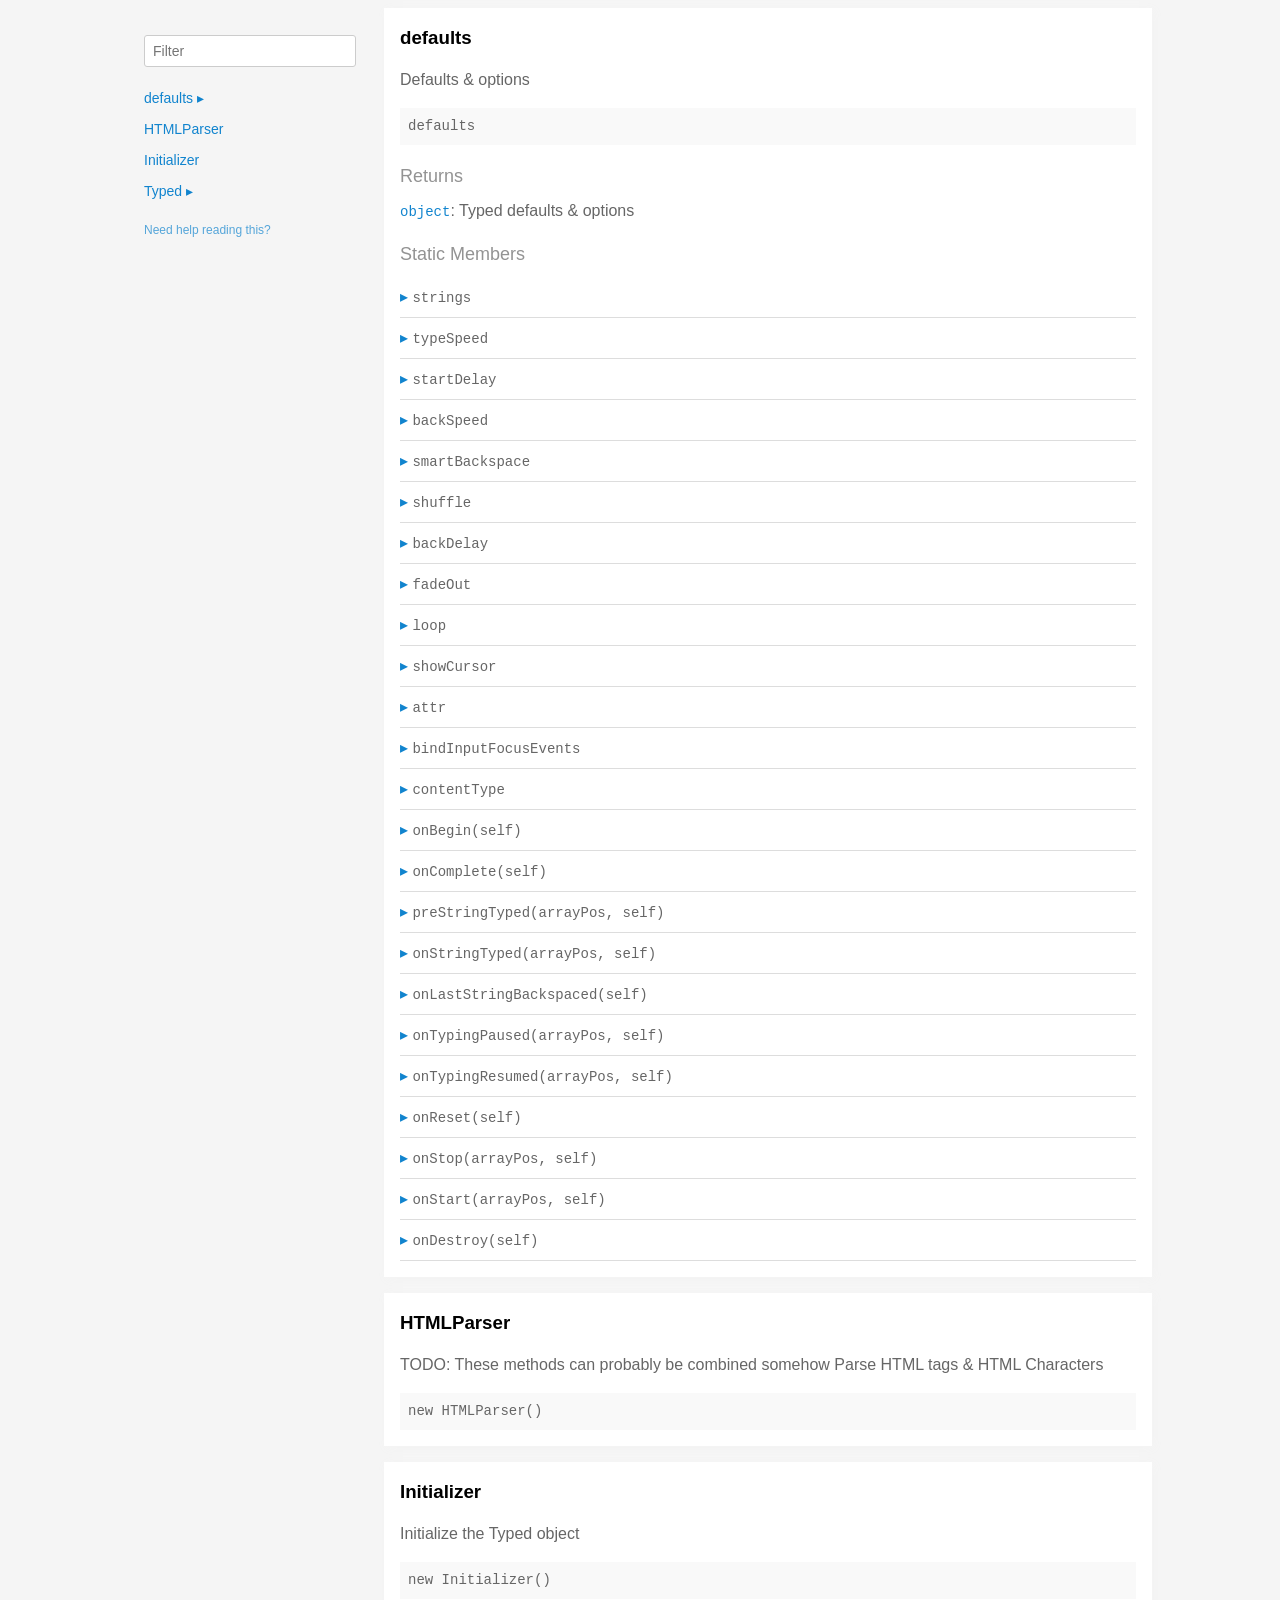
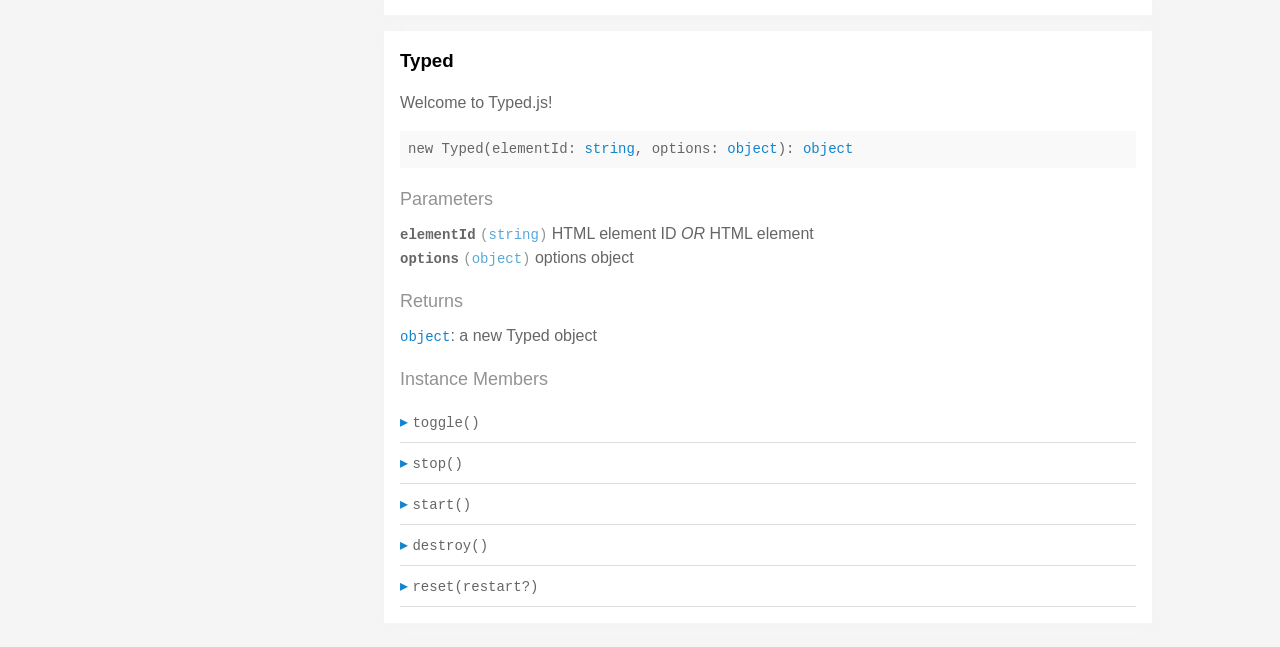
<file: js/typed.js-master/docs/index.html>
<!doctype html>
<html>
<head>
  <meta charset='utf-8' />
  <title>  | Documentation</title>
  <meta name='viewport' content='width=device-width,initial-scale=1'>
  <link href='assets/bass.css' type='text/css' rel='stylesheet' />
  <link href='assets/style.css' type='text/css' rel='stylesheet' />
  <link href='assets/github.css' type='text/css' rel='stylesheet' />
</head>
<body class='documentation'>
  <div class='max-width-4 mx-auto'>
    <div class='clearfix md-mxn2'>
      <div class='fixed xs-hide fix-3 overflow-auto max-height-100'>
        <div class='py1 px2'>
          <h3 class='mb0 no-anchor'></h3>
          <div class='mb1'><code></code></div>
          <input
            placeholder='Filter'
            id='filter-input'
            class='col12 block input'
            type='text' />
          <div id='toc'>
            <ul class='list-reset h5 py1-ul'>
              
                
                <li><a
                  href='#defaults'
                  class=" toggle-sibling">
                  defaults
                  <span class='icon'>▸</span>
                </a>
                
                <div class='toggle-target display-none'>
                  
                  <ul class='list-reset py1-ul pl1'>
                    <li class='h5'><span>Static members</span></li>
                    
                      <li><a
                        href='#defaults.strings'
                        class='regular pre-open'>
                        .strings
                      </a></li>
                    
                      <li><a
                        href='#defaults.typeSpeed'
                        class='regular pre-open'>
                        .typeSpeed
                      </a></li>
                    
                      <li><a
                        href='#defaults.startDelay'
                        class='regular pre-open'>
                        .startDelay
                      </a></li>
                    
                      <li><a
                        href='#defaults.backSpeed'
                        class='regular pre-open'>
                        .backSpeed
                      </a></li>
                    
                      <li><a
                        href='#defaults.smartBackspace'
                        class='regular pre-open'>
                        .smartBackspace
                      </a></li>
                    
                      <li><a
                        href='#defaults.shuffle'
                        class='regular pre-open'>
                        .shuffle
                      </a></li>
                    
                      <li><a
                        href='#defaults.backDelay'
                        class='regular pre-open'>
                        .backDelay
                      </a></li>
                    
                      <li><a
                        href='#defaults.fadeOut'
                        class='regular pre-open'>
                        .fadeOut
                      </a></li>
                    
                      <li><a
                        href='#defaults.loop'
                        class='regular pre-open'>
                        .loop
                      </a></li>
                    
                      <li><a
                        href='#defaults.showCursor'
                        class='regular pre-open'>
                        .showCursor
                      </a></li>
                    
                      <li><a
                        href='#defaults.attr'
                        class='regular pre-open'>
                        .attr
                      </a></li>
                    
                      <li><a
                        href='#defaults.bindInputFocusEvents'
                        class='regular pre-open'>
                        .bindInputFocusEvents
                      </a></li>
                    
                      <li><a
                        href='#defaults.contentType'
                        class='regular pre-open'>
                        .contentType
                      </a></li>

                      <li><a
                        href='#defaults.onBegin'
                        class='regular pre-open'>
                        .onBegin
                      </a></li>

                      <li><a
                        href='#defaults.onComplete'
                        class='regular pre-open'>
                        .onComplete
                      </a></li>
                    
                      <li><a
                        href='#defaults.preStringTyped'
                        class='regular pre-open'>
                        .preStringTyped
                      </a></li>
                    
                      <li><a
                        href='#defaults.onStringTyped'
                        class='regular pre-open'>
                        .onStringTyped
                      </a></li>
                    
                      <li><a
                        href='#defaults.onLastStringBackspaced'
                        class='regular pre-open'>
                        .onLastStringBackspaced
                      </a></li>
                    
                      <li><a
                        href='#defaults.onTypingPaused'
                        class='regular pre-open'>
                        .onTypingPaused
                      </a></li>
                    
                      <li><a
                        href='#defaults.onTypingResumed'
                        class='regular pre-open'>
                        .onTypingResumed
                      </a></li>
                    
                      <li><a
                        href='#defaults.onReset'
                        class='regular pre-open'>
                        .onReset
                      </a></li>
                    
                      <li><a
                        href='#defaults.onStop'
                        class='regular pre-open'>
                        .onStop
                      </a></li>
                    
                      <li><a
                        href='#defaults.onStart'
                        class='regular pre-open'>
                        .onStart
                      </a></li>
                    
                      <li><a
                        href='#defaults.onDestroy'
                        class='regular pre-open'>
                        .onDestroy
                      </a></li>
                    
                    </ul>
                  
                  
                  
                </div>
                
                </li>
              
                
                <li><a
                  href='#htmlparser'
                  class="">
                  HTMLParser
                  
                </a>
                
                </li>
              
                
                <li><a
                  href='#initializer'
                  class="">
                  Initializer
                  
                </a>
                
                </li>
              
                
                <li><a
                  href='#typed'
                  class=" toggle-sibling">
                  Typed
                  <span class='icon'>▸</span>
                </a>
                
                <div class='toggle-target display-none'>
                  
                  
                    <ul class='list-reset py1-ul pl1'>
                      <li class='h5'><span>Instance members</span></li>
                      
                      <li><a
                        href='#Typed#toggle'
                        class='regular pre-open'>
                        #toggle
                      </a></li>
                      
                      <li><a
                        href='#Typed#stop'
                        class='regular pre-open'>
                        #stop
                      </a></li>
                      
                      <li><a
                        href='#Typed#start'
                        class='regular pre-open'>
                        #start
                      </a></li>
                      
                      <li><a
                        href='#Typed#destroy'
                        class='regular pre-open'>
                        #destroy
                      </a></li>
                      
                      <li><a
                        href='#Typed#reset'
                        class='regular pre-open'>
                        #reset
                      </a></li>
                      
                    </ul>
                  
                  
                </div>
                
                </li>
              
            </ul>
          </div>
          <div class='mt1 h6 quiet'>
            <a href='http://documentation.js.org/reading-documentation.html'>Need help reading this?</a>
          </div>
        </div>
      </div>
      <div class='fix-margin-3'>
        
          
            <section class='p2 mb2 clearfix bg-white minishadow'>

  
  <div class='clearfix'>
    
    <h3 class='fl m0' id='defaults'>
      defaults
    </h3>
    
    
  </div>
  

  <p>Defaults &#x26; options</p>


  <div class='pre p1 fill-light mt0'>defaults</div>
  
  

  
  
  
  
  

  

  

  
    
      <div class='py1 quiet mt1 prose-big'>Returns</div>
      <code><a href="https://developer.mozilla.org/en-US/docs/Web/JavaScript/Reference/Global_Objects/Object">object</a></code>:
        Typed defaults &#x26; options

      
    
  

  

  

  
    <div class='py1 quiet mt1 prose-big'>Static Members</div>
    <div class="clearfix">
  
    <div class='border-bottom' id='defaults.strings'>
      <div class="clearfix small pointer toggle-sibling">
        <div class="py1 contain">
            <a class='icon pin-right py1 dark-link caret-right'>▸</a>
            <span class='code strong strong truncate'>strings</span>
        </div>
      </div>
      <div class="clearfix display-none toggle-target">
        <section class='p2 mb2 clearfix bg-white minishadow'>

  

  

  <div class='pre p1 fill-light mt0'>strings</div>
  
  

  
  
  
  
  

  

  
    <div class='py1 quiet mt1 prose-big'>Properties</div>
    <div>
      
        <div class='space-bottom0'>
          <span class='code bold'>strings</span> <code class='quiet'>(<a href="https://developer.mozilla.org/en-US/docs/Web/JavaScript/Reference/Global_Objects/Array">array</a>)</code>
          : strings to be typed

          
        </div>
      
        <div class='space-bottom0'>
          <span class='code bold'>stringsElement</span> <code class='quiet'>(<a href="https://developer.mozilla.org/en-US/docs/Web/JavaScript/Reference/Global_Objects/String">string</a>)</code>
          : ID of element containing string children

          
        </div>
      
    </div>
  

  

  

  

  

  

  
</section>

      </div>
    </div>
  
    <div class='border-bottom' id='defaults.typeSpeed'>
      <div class="clearfix small pointer toggle-sibling">
        <div class="py1 contain">
            <a class='icon pin-right py1 dark-link caret-right'>▸</a>
            <span class='code strong strong truncate'>typeSpeed</span>
        </div>
      </div>
      <div class="clearfix display-none toggle-target">
        <section class='p2 mb2 clearfix bg-white minishadow'>

  

  

  <div class='pre p1 fill-light mt0'>typeSpeed</div>
  
  

  
  
  
  
  

  

  
    <div class='py1 quiet mt1 prose-big'>Properties</div>
    <div>
      
        <div class='space-bottom0'>
          <span class='code bold'>typeSpeed</span> <code class='quiet'>(<a href="https://developer.mozilla.org/en-US/docs/Web/JavaScript/Reference/Global_Objects/Number">number</a>)</code>
          : type speed in milliseconds

          
        </div>
      
    </div>
  

  

  

  

  

  

  
</section>

      </div>
    </div>
  
    <div class='border-bottom' id='defaults.startDelay'>
      <div class="clearfix small pointer toggle-sibling">
        <div class="py1 contain">
            <a class='icon pin-right py1 dark-link caret-right'>▸</a>
            <span class='code strong strong truncate'>startDelay</span>
        </div>
      </div>
      <div class="clearfix display-none toggle-target">
        <section class='p2 mb2 clearfix bg-white minishadow'>

  

  

  <div class='pre p1 fill-light mt0'>startDelay</div>
  
  

  
  
  
  
  

  

  
    <div class='py1 quiet mt1 prose-big'>Properties</div>
    <div>
      
        <div class='space-bottom0'>
          <span class='code bold'>startDelay</span> <code class='quiet'>(<a href="https://developer.mozilla.org/en-US/docs/Web/JavaScript/Reference/Global_Objects/Number">number</a>)</code>
          : time before typing starts in milliseconds

          
        </div>
      
    </div>
  

  

  

  

  

  

  
</section>

      </div>
    </div>
  
    <div class='border-bottom' id='defaults.backSpeed'>
      <div class="clearfix small pointer toggle-sibling">
        <div class="py1 contain">
            <a class='icon pin-right py1 dark-link caret-right'>▸</a>
            <span class='code strong strong truncate'>backSpeed</span>
        </div>
      </div>
      <div class="clearfix display-none toggle-target">
        <section class='p2 mb2 clearfix bg-white minishadow'>

  

  

  <div class='pre p1 fill-light mt0'>backSpeed</div>
  
  

  
  
  
  
  

  

  
    <div class='py1 quiet mt1 prose-big'>Properties</div>
    <div>
      
        <div class='space-bottom0'>
          <span class='code bold'>backSpeed</span> <code class='quiet'>(<a href="https://developer.mozilla.org/en-US/docs/Web/JavaScript/Reference/Global_Objects/Number">number</a>)</code>
          : backspacing speed in milliseconds

          
        </div>
      
    </div>
  

  

  

  

  

  

  
</section>

      </div>
    </div>
  
    <div class='border-bottom' id='defaults.smartBackspace'>
      <div class="clearfix small pointer toggle-sibling">
        <div class="py1 contain">
            <a class='icon pin-right py1 dark-link caret-right'>▸</a>
            <span class='code strong strong truncate'>smartBackspace</span>
        </div>
      </div>
      <div class="clearfix display-none toggle-target">
        <section class='p2 mb2 clearfix bg-white minishadow'>

  

  

  <div class='pre p1 fill-light mt0'>smartBackspace</div>
  
  

  
  
  
  
  

  

  
    <div class='py1 quiet mt1 prose-big'>Properties</div>
    <div>
      
        <div class='space-bottom0'>
          <span class='code bold'>smartBackspace</span> <code class='quiet'>(<a href="https://developer.mozilla.org/en-US/docs/Web/JavaScript/Reference/Global_Objects/Boolean">boolean</a>)</code>
          : only backspace what doesn't match the previous string

          
        </div>
      
    </div>
  

  

  

  

  

  

  
</section>

      </div>
    </div>
  
    <div class='border-bottom' id='defaults.shuffle'>
      <div class="clearfix small pointer toggle-sibling">
        <div class="py1 contain">
            <a class='icon pin-right py1 dark-link caret-right'>▸</a>
            <span class='code strong strong truncate'>shuffle</span>
        </div>
      </div>
      <div class="clearfix display-none toggle-target">
        <section class='p2 mb2 clearfix bg-white minishadow'>

  

  

  <div class='pre p1 fill-light mt0'>shuffle</div>
  
  

  
  
  
  
  

  

  
    <div class='py1 quiet mt1 prose-big'>Properties</div>
    <div>
      
        <div class='space-bottom0'>
          <span class='code bold'>shuffle</span> <code class='quiet'>(<a href="https://developer.mozilla.org/en-US/docs/Web/JavaScript/Reference/Global_Objects/Boolean">boolean</a>)</code>
          : shuffle the strings

          
        </div>
      
    </div>
  

  

  

  

  

  

  
</section>

      </div>
    </div>
  
    <div class='border-bottom' id='defaults.backDelay'>
      <div class="clearfix small pointer toggle-sibling">
        <div class="py1 contain">
            <a class='icon pin-right py1 dark-link caret-right'>▸</a>
            <span class='code strong strong truncate'>backDelay</span>
        </div>
      </div>
      <div class="clearfix display-none toggle-target">
        <section class='p2 mb2 clearfix bg-white minishadow'>

  

  

  <div class='pre p1 fill-light mt0'>backDelay</div>
  
  

  
  
  
  
  

  

  
    <div class='py1 quiet mt1 prose-big'>Properties</div>
    <div>
      
        <div class='space-bottom0'>
          <span class='code bold'>backDelay</span> <code class='quiet'>(<a href="https://developer.mozilla.org/en-US/docs/Web/JavaScript/Reference/Global_Objects/Number">number</a>)</code>
          : time before backspacing in milliseconds

          
        </div>
      
    </div>
  

  

  

  

  

  

  
</section>

      </div>
    </div>
  
    <div class='border-bottom' id='defaults.fadeOut'>
      <div class="clearfix small pointer toggle-sibling">
        <div class="py1 contain">
            <a class='icon pin-right py1 dark-link caret-right'>▸</a>
            <span class='code strong strong truncate'>fadeOut</span>
        </div>
      </div>
      <div class="clearfix display-none toggle-target">
        <section class='p2 mb2 clearfix bg-white minishadow'>

  

  

  <div class='pre p1 fill-light mt0'>fadeOut</div>
  
  

  
  
  
  
  

  

  
    <div class='py1 quiet mt1 prose-big'>Properties</div>
    <div>
      
        <div class='space-bottom0'>
          <span class='code bold'>fadeOut</span> <code class='quiet'>(<a href="https://developer.mozilla.org/en-US/docs/Web/JavaScript/Reference/Global_Objects/Boolean">boolean</a>)</code>
          : Fade out instead of backspace

          
        </div>
      
        <div class='space-bottom0'>
          <span class='code bold'>fadeOutClass</span> <code class='quiet'>(<a href="https://developer.mozilla.org/en-US/docs/Web/JavaScript/Reference/Global_Objects/String">string</a>)</code>
          : css class for fade animation

          
        </div>
      
        <div class='space-bottom0'>
          <span class='code bold'>fadeOutDelay</span> <code class='quiet'>(<a href="https://developer.mozilla.org/en-US/docs/Web/JavaScript/Reference/Global_Objects/Boolean">boolean</a>)</code>
          : Fade out delay in milliseconds

          
        </div>
      
    </div>
  

  

  

  

  

  

  
</section>

      </div>
    </div>
  
    <div class='border-bottom' id='defaults.loop'>
      <div class="clearfix small pointer toggle-sibling">
        <div class="py1 contain">
            <a class='icon pin-right py1 dark-link caret-right'>▸</a>
            <span class='code strong strong truncate'>loop</span>
        </div>
      </div>
      <div class="clearfix display-none toggle-target">
        <section class='p2 mb2 clearfix bg-white minishadow'>

  

  

  <div class='pre p1 fill-light mt0'>loop</div>
  
  

  
  
  
  
  

  

  
    <div class='py1 quiet mt1 prose-big'>Properties</div>
    <div>
      
        <div class='space-bottom0'>
          <span class='code bold'>loop</span> <code class='quiet'>(<a href="https://developer.mozilla.org/en-US/docs/Web/JavaScript/Reference/Global_Objects/Boolean">boolean</a>)</code>
          : loop strings

          
        </div>
      
        <div class='space-bottom0'>
          <span class='code bold'>loopCount</span> <code class='quiet'>(<a href="https://developer.mozilla.org/en-US/docs/Web/JavaScript/Reference/Global_Objects/Number">number</a>)</code>
          : amount of loops

          
        </div>
      
    </div>
  

  

  

  

  

  

  
</section>

      </div>
    </div>
  
    <div class='border-bottom' id='defaults.showCursor'>
      <div class="clearfix small pointer toggle-sibling">
        <div class="py1 contain">
            <a class='icon pin-right py1 dark-link caret-right'>▸</a>
            <span class='code strong strong truncate'>showCursor</span>
        </div>
      </div>
      <div class="clearfix display-none toggle-target">
        <section class='p2 mb2 clearfix bg-white minishadow'>

  

  

  <div class='pre p1 fill-light mt0'>showCursor</div>
  
  

  
  
  
  
  

  

  
    <div class='py1 quiet mt1 prose-big'>Properties</div>
    <div>
      
        <div class='space-bottom0'>
          <span class='code bold'>showCursor</span> <code class='quiet'>(<a href="https://developer.mozilla.org/en-US/docs/Web/JavaScript/Reference/Global_Objects/Boolean">boolean</a>)</code>
          : show cursor

          
        </div>
      
        <div class='space-bottom0'>
          <span class='code bold'>cursorChar</span> <code class='quiet'>(<a href="https://developer.mozilla.org/en-US/docs/Web/JavaScript/Reference/Global_Objects/String">string</a>)</code>
          : character for cursor

          
        </div>
      
        <div class='space-bottom0'>
          <span class='code bold'>autoInsertCss</span> <code class='quiet'>(<a href="https://developer.mozilla.org/en-US/docs/Web/JavaScript/Reference/Global_Objects/Boolean">boolean</a>)</code>
          : insert CSS for cursor and fadeOut into HTML 
<head>

          
        </div>
      
    </div>
  

  

  

  

  

  

  
</section>

      </div>
    </div>
  
    <div class='border-bottom' id='defaults.attr'>
      <div class="clearfix small pointer toggle-sibling">
        <div class="py1 contain">
            <a class='icon pin-right py1 dark-link caret-right'>▸</a>
            <span class='code strong strong truncate'>attr</span>
        </div>
      </div>
      <div class="clearfix display-none toggle-target">
        <section class='p2 mb2 clearfix bg-white minishadow'>

  

  

  <div class='pre p1 fill-light mt0'>attr</div>
  
  

  
  
  
  
  

  

  
    <div class='py1 quiet mt1 prose-big'>Properties</div>
    <div>
      
        <div class='space-bottom0'>
          <span class='code bold'>attr</span> <code class='quiet'>(<a href="https://developer.mozilla.org/en-US/docs/Web/JavaScript/Reference/Global_Objects/String">string</a>)</code>
          : attribute for typing
Ex: input placeholder, value, or just HTML text

          
        </div>
      
    </div>
  

  

  

  

  

  

  
</section>

      </div>
    </div>
  
    <div class='border-bottom' id='defaults.bindInputFocusEvents'>
      <div class="clearfix small pointer toggle-sibling">
        <div class="py1 contain">
            <a class='icon pin-right py1 dark-link caret-right'>▸</a>
            <span class='code strong strong truncate'>bindInputFocusEvents</span>
        </div>
      </div>
      <div class="clearfix display-none toggle-target">
        <section class='p2 mb2 clearfix bg-white minishadow'>

  

  

  <div class='pre p1 fill-light mt0'>bindInputFocusEvents</div>
  
  

  
  
  
  
  

  

  
    <div class='py1 quiet mt1 prose-big'>Properties</div>
    <div>
      
        <div class='space-bottom0'>
          <span class='code bold'>bindInputFocusEvents</span> <code class='quiet'>(<a href="https://developer.mozilla.org/en-US/docs/Web/JavaScript/Reference/Global_Objects/Boolean">boolean</a>)</code>
          : bind to focus and blur if el is text input

          
        </div>
      
    </div>
  

  

  

  

  

  

  
</section>

      </div>
    </div>
  
    <div class='border-bottom' id='defaults.contentType'>
      <div class="clearfix small pointer toggle-sibling">
        <div class="py1 contain">
            <a class='icon pin-right py1 dark-link caret-right'>▸</a>
            <span class='code strong strong truncate'>contentType</span>
        </div>
      </div>
      <div class="clearfix display-none toggle-target">
        <section class='p2 mb2 clearfix bg-white minishadow'>

  

  

  <div class='pre p1 fill-light mt0'>contentType</div>
  
  

  
  
  
  
  

  

  
    <div class='py1 quiet mt1 prose-big'>Properties</div>
    <div>
      
        <div class='space-bottom0'>
          <span class='code bold'>contentType</span> <code class='quiet'>(<a href="https://developer.mozilla.org/en-US/docs/Web/JavaScript/Reference/Global_Objects/String">string</a>)</code>
          : 'html' or 'null' for plaintext

          
        </div>
      
    </div>
  

  

  

  

  

  

  
</section>

      </div>
    </div>
  
    <div class='border-bottom' id='defaults.onBegin'>
      <div class="clearfix small pointer toggle-sibling">
        <div class="py1 contain">
            <a class='icon pin-right py1 dark-link caret-right'>▸</a>
            <span class='code strong strong truncate'>onBegin(self)</span>
        </div>
      </div>
      <div class="clearfix display-none toggle-target">
        <section class='p2 mb2 clearfix bg-white minishadow'>

  

  <p>Before it begins typing</p>

  <div class='pre p1 fill-light mt0'>onBegin(self: <a href="#typed">Typed</a>)</div>
  
    <div class='py1 quiet mt1 prose-big'>Parameters</div>
    <div class='prose'>
      
        <div class='space-bottom0'>
          <div>
            <span class='code bold'>self</span> <code class='quiet'>(<a href="#typed">Typed</a>)</code>
	    
          </div>
          
        </div>
      
    </div>
  
</section>

      </div>
    </div>

    <div class='border-bottom' id='defaults.onComplete'>
      <div class="clearfix small pointer toggle-sibling">
        <div class="py1 contain">
            <a class='icon pin-right py1 dark-link caret-right'>▸</a>
            <span class='code strong strong truncate'>onComplete(self)</span>
        </div>
      </div>
      <div class="clearfix display-none toggle-target">
        <section class='p2 mb2 clearfix bg-white minishadow'>

  

  <p>All typing is complete</p>


  <div class='pre p1 fill-light mt0'>onComplete(self: <a href="#typed">Typed</a>)</div>
  
  

  
  
  
  
  

  
    <div class='py1 quiet mt1 prose-big'>Parameters</div>
    <div class='prose'>
      
        <div class='space-bottom0'>
          <div>
            <span class='code bold'>self</span> <code class='quiet'>(<a href="#typed">Typed</a>)</code>
	    
          </div>
          
        </div>
      
    </div>
  

  

  

  

  

  

  

  
</section>

      </div>
    </div>
  
    <div class='border-bottom' id='defaults.preStringTyped'>
      <div class="clearfix small pointer toggle-sibling">
        <div class="py1 contain">
            <a class='icon pin-right py1 dark-link caret-right'>▸</a>
            <span class='code strong strong truncate'>preStringTyped(arrayPos, self)</span>
        </div>
      </div>
      <div class="clearfix display-none toggle-target">
        <section class='p2 mb2 clearfix bg-white minishadow'>

  

  <p>Before each string is typed</p>


  <div class='pre p1 fill-light mt0'>preStringTyped(arrayPos: <a href="https://developer.mozilla.org/en-US/docs/Web/JavaScript/Reference/Global_Objects/Number">number</a>, self: <a href="#typed">Typed</a>)</div>
  
  

  
  
  
  
  

  
    <div class='py1 quiet mt1 prose-big'>Parameters</div>
    <div class='prose'>
      
        <div class='space-bottom0'>
          <div>
            <span class='code bold'>arrayPos</span> <code class='quiet'>(<a href="https://developer.mozilla.org/en-US/docs/Web/JavaScript/Reference/Global_Objects/Number">number</a>)</code>
	    
          </div>
          
        </div>
      
        <div class='space-bottom0'>
          <div>
            <span class='code bold'>self</span> <code class='quiet'>(<a href="#typed">Typed</a>)</code>
	    
          </div>
          
        </div>
      
    </div>
  

  

  

  

  

  

  

  
</section>

      </div>
    </div>
  
    <div class='border-bottom' id='defaults.onStringTyped'>
      <div class="clearfix small pointer toggle-sibling">
        <div class="py1 contain">
            <a class='icon pin-right py1 dark-link caret-right'>▸</a>
            <span class='code strong strong truncate'>onStringTyped(arrayPos, self)</span>
        </div>
      </div>
      <div class="clearfix display-none toggle-target">
        <section class='p2 mb2 clearfix bg-white minishadow'>

  

  <p>After each string is typed</p>


  <div class='pre p1 fill-light mt0'>onStringTyped(arrayPos: <a href="https://developer.mozilla.org/en-US/docs/Web/JavaScript/Reference/Global_Objects/Number">number</a>, self: <a href="#typed">Typed</a>)</div>
  
  

  
  
  
  
  

  
    <div class='py1 quiet mt1 prose-big'>Parameters</div>
    <div class='prose'>
      
        <div class='space-bottom0'>
          <div>
            <span class='code bold'>arrayPos</span> <code class='quiet'>(<a href="https://developer.mozilla.org/en-US/docs/Web/JavaScript/Reference/Global_Objects/Number">number</a>)</code>
	    
          </div>
          
        </div>
      
        <div class='space-bottom0'>
          <div>
            <span class='code bold'>self</span> <code class='quiet'>(<a href="#typed">Typed</a>)</code>
	    
          </div>
          
        </div>
      
    </div>
  

  

  

  

  

  

  

  
</section>

      </div>
    </div>
  
    <div class='border-bottom' id='defaults.onLastStringBackspaced'>
      <div class="clearfix small pointer toggle-sibling">
        <div class="py1 contain">
            <a class='icon pin-right py1 dark-link caret-right'>▸</a>
            <span class='code strong strong truncate'>onLastStringBackspaced(self)</span>
        </div>
      </div>
      <div class="clearfix display-none toggle-target">
        <section class='p2 mb2 clearfix bg-white minishadow'>

  

  <p>During looping, after last string is typed</p>


  <div class='pre p1 fill-light mt0'>onLastStringBackspaced(self: <a href="#typed">Typed</a>)</div>
  
  

  
  
  
  
  

  
    <div class='py1 quiet mt1 prose-big'>Parameters</div>
    <div class='prose'>
      
        <div class='space-bottom0'>
          <div>
            <span class='code bold'>self</span> <code class='quiet'>(<a href="#typed">Typed</a>)</code>
	    
          </div>
          
        </div>
      
    </div>
  

  

  

  

  

  

  

  
</section>

      </div>
    </div>
  
    <div class='border-bottom' id='defaults.onTypingPaused'>
      <div class="clearfix small pointer toggle-sibling">
        <div class="py1 contain">
            <a class='icon pin-right py1 dark-link caret-right'>▸</a>
            <span class='code strong strong truncate'>onTypingPaused(arrayPos, self)</span>
        </div>
      </div>
      <div class="clearfix display-none toggle-target">
        <section class='p2 mb2 clearfix bg-white minishadow'>

  

  <p>Typing has been stopped</p>


  <div class='pre p1 fill-light mt0'>onTypingPaused(arrayPos: <a href="https://developer.mozilla.org/en-US/docs/Web/JavaScript/Reference/Global_Objects/Number">number</a>, self: <a href="#typed">Typed</a>)</div>
  
  

  
  
  
  
  

  
    <div class='py1 quiet mt1 prose-big'>Parameters</div>
    <div class='prose'>
      
        <div class='space-bottom0'>
          <div>
            <span class='code bold'>arrayPos</span> <code class='quiet'>(<a href="https://developer.mozilla.org/en-US/docs/Web/JavaScript/Reference/Global_Objects/Number">number</a>)</code>
	    
          </div>
          
        </div>
      
        <div class='space-bottom0'>
          <div>
            <span class='code bold'>self</span> <code class='quiet'>(<a href="#typed">Typed</a>)</code>
	    
          </div>
          
        </div>
      
    </div>
  

  

  

  

  

  

  

  
</section>

      </div>
    </div>
  
    <div class='border-bottom' id='defaults.onTypingResumed'>
      <div class="clearfix small pointer toggle-sibling">
        <div class="py1 contain">
            <a class='icon pin-right py1 dark-link caret-right'>▸</a>
            <span class='code strong strong truncate'>onTypingResumed(arrayPos, self)</span>
        </div>
      </div>
      <div class="clearfix display-none toggle-target">
        <section class='p2 mb2 clearfix bg-white minishadow'>

  

  <p>Typing has been started after being stopped</p>


  <div class='pre p1 fill-light mt0'>onTypingResumed(arrayPos: <a href="https://developer.mozilla.org/en-US/docs/Web/JavaScript/Reference/Global_Objects/Number">number</a>, self: <a href="#typed">Typed</a>)</div>
  
  

  
  
  
  
  

  
    <div class='py1 quiet mt1 prose-big'>Parameters</div>
    <div class='prose'>
      
        <div class='space-bottom0'>
          <div>
            <span class='code bold'>arrayPos</span> <code class='quiet'>(<a href="https://developer.mozilla.org/en-US/docs/Web/JavaScript/Reference/Global_Objects/Number">number</a>)</code>
	    
          </div>
          
        </div>
      
        <div class='space-bottom0'>
          <div>
            <span class='code bold'>self</span> <code class='quiet'>(<a href="#typed">Typed</a>)</code>
	    
          </div>
          
        </div>
      
    </div>
  

  

  

  

  

  

  

  
</section>

      </div>
    </div>
  
    <div class='border-bottom' id='defaults.onReset'>
      <div class="clearfix small pointer toggle-sibling">
        <div class="py1 contain">
            <a class='icon pin-right py1 dark-link caret-right'>▸</a>
            <span class='code strong strong truncate'>onReset(self)</span>
        </div>
      </div>
      <div class="clearfix display-none toggle-target">
        <section class='p2 mb2 clearfix bg-white minishadow'>

  

  <p>After reset</p>


  <div class='pre p1 fill-light mt0'>onReset(self: <a href="#typed">Typed</a>)</div>
  
  

  
  
  
  
  

  
    <div class='py1 quiet mt1 prose-big'>Parameters</div>
    <div class='prose'>
      
        <div class='space-bottom0'>
          <div>
            <span class='code bold'>self</span> <code class='quiet'>(<a href="#typed">Typed</a>)</code>
	    
          </div>
          
        </div>
      
    </div>
  

  

  

  

  

  

  

  
</section>

      </div>
    </div>
  
    <div class='border-bottom' id='defaults.onStop'>
      <div class="clearfix small pointer toggle-sibling">
        <div class="py1 contain">
            <a class='icon pin-right py1 dark-link caret-right'>▸</a>
            <span class='code strong strong truncate'>onStop(arrayPos, self)</span>
        </div>
      </div>
      <div class="clearfix display-none toggle-target">
        <section class='p2 mb2 clearfix bg-white minishadow'>

  

  <p>After stop</p>


  <div class='pre p1 fill-light mt0'>onStop(arrayPos: <a href="https://developer.mozilla.org/en-US/docs/Web/JavaScript/Reference/Global_Objects/Number">number</a>, self: <a href="#typed">Typed</a>)</div>
  
  

  
  
  
  
  

  
    <div class='py1 quiet mt1 prose-big'>Parameters</div>
    <div class='prose'>
      
        <div class='space-bottom0'>
          <div>
            <span class='code bold'>arrayPos</span> <code class='quiet'>(<a href="https://developer.mozilla.org/en-US/docs/Web/JavaScript/Reference/Global_Objects/Number">number</a>)</code>
	    
          </div>
          
        </div>
      
        <div class='space-bottom0'>
          <div>
            <span class='code bold'>self</span> <code class='quiet'>(<a href="#typed">Typed</a>)</code>
	    
          </div>
          
        </div>
      
    </div>
  

  

  

  

  

  

  

  
</section>

      </div>
    </div>
  
    <div class='border-bottom' id='defaults.onStart'>
      <div class="clearfix small pointer toggle-sibling">
        <div class="py1 contain">
            <a class='icon pin-right py1 dark-link caret-right'>▸</a>
            <span class='code strong strong truncate'>onStart(arrayPos, self)</span>
        </div>
      </div>
      <div class="clearfix display-none toggle-target">
        <section class='p2 mb2 clearfix bg-white minishadow'>

  

  <p>After start</p>


  <div class='pre p1 fill-light mt0'>onStart(arrayPos: <a href="https://developer.mozilla.org/en-US/docs/Web/JavaScript/Reference/Global_Objects/Number">number</a>, self: <a href="#typed">Typed</a>)</div>
  
  

  
  
  
  
  

  
    <div class='py1 quiet mt1 prose-big'>Parameters</div>
    <div class='prose'>
      
        <div class='space-bottom0'>
          <div>
            <span class='code bold'>arrayPos</span> <code class='quiet'>(<a href="https://developer.mozilla.org/en-US/docs/Web/JavaScript/Reference/Global_Objects/Number">number</a>)</code>
	    
          </div>
          
        </div>
      
        <div class='space-bottom0'>
          <div>
            <span class='code bold'>self</span> <code class='quiet'>(<a href="#typed">Typed</a>)</code>
	    
          </div>
          
        </div>
      
    </div>
  

  

  

  

  

  

  

  
</section>

      </div>
    </div>
  
    <div class='border-bottom' id='defaults.onDestroy'>
      <div class="clearfix small pointer toggle-sibling">
        <div class="py1 contain">
            <a class='icon pin-right py1 dark-link caret-right'>▸</a>
            <span class='code strong strong truncate'>onDestroy(self)</span>
        </div>
      </div>
      <div class="clearfix display-none toggle-target">
        <section class='p2 mb2 clearfix bg-white minishadow'>

  

  <p>After destroy</p>


  <div class='pre p1 fill-light mt0'>onDestroy(self: <a href="#typed">Typed</a>)</div>
  
  

  
  
  
  
  

  
    <div class='py1 quiet mt1 prose-big'>Parameters</div>
    <div class='prose'>
      
        <div class='space-bottom0'>
          <div>
            <span class='code bold'>self</span> <code class='quiet'>(<a href="#typed">Typed</a>)</code>
	    
          </div>
          
        </div>
      
    </div>
  

  

  

  

  

  

  

  
</section>

      </div>
    </div>
  
</div>

  

  

  
</section>

          
        
          
            <section class='p2 mb2 clearfix bg-white minishadow'>

  
  <div class='clearfix'>
    
    <h3 class='fl m0' id='htmlparser'>
      HTMLParser
    </h3>
    
    
  </div>
  

  <p>TODO: These methods can probably be combined somehow
Parse HTML tags &#x26; HTML Characters</p>


  <div class='pre p1 fill-light mt0'>new HTMLParser()</div>
  
  

  
  
  
  
  

  

  

  

  

  

  

  

  
</section>

          
        
          
            <section class='p2 mb2 clearfix bg-white minishadow'>

  
  <div class='clearfix'>
    
    <h3 class='fl m0' id='initializer'>
      Initializer
    </h3>
    
    
  </div>
  

  <p>Initialize the Typed object</p>


  <div class='pre p1 fill-light mt0'>new Initializer()</div>
  
  

  
  
  
  
  

  

  

  

  

  

  

  

  
</section>

          
        
          
            <section class='p2 mb2 clearfix bg-white minishadow'>

  
  <div class='clearfix'>
    
    <h3 class='fl m0' id='typed'>
      Typed
    </h3>
    
    
  </div>
  

  <p>Welcome to Typed.js!</p>


  <div class='pre p1 fill-light mt0'>new Typed(elementId: <a href="https://developer.mozilla.org/en-US/docs/Web/JavaScript/Reference/Global_Objects/String">string</a>, options: <a href="https://developer.mozilla.org/en-US/docs/Web/JavaScript/Reference/Global_Objects/Object">object</a>): <a href="https://developer.mozilla.org/en-US/docs/Web/JavaScript/Reference/Global_Objects/Object">object</a></div>
  
  

  
  
  
  
  

  
    <div class='py1 quiet mt1 prose-big'>Parameters</div>
    <div class='prose'>
      
        <div class='space-bottom0'>
          <div>
            <span class='code bold'>elementId</span> <code class='quiet'>(<a href="https://developer.mozilla.org/en-US/docs/Web/JavaScript/Reference/Global_Objects/String">string</a>)</code>
	    HTML element ID 
<em>OR</em>
 HTML element

          </div>
          
        </div>
      
        <div class='space-bottom0'>
          <div>
            <span class='code bold'>options</span> <code class='quiet'>(<a href="https://developer.mozilla.org/en-US/docs/Web/JavaScript/Reference/Global_Objects/Object">object</a>)</code>
	    options object

          </div>
          
        </div>
      
    </div>
  

  

  
    
      <div class='py1 quiet mt1 prose-big'>Returns</div>
      <code><a href="https://developer.mozilla.org/en-US/docs/Web/JavaScript/Reference/Global_Objects/Object">object</a></code>:
        a new Typed object

      
    
  

  

  

  

  
    <div class='py1 quiet mt1 prose-big'>Instance Members</div>
    <div class="clearfix">
  
    <div class='border-bottom' id='Typed#toggle'>
      <div class="clearfix small pointer toggle-sibling">
        <div class="py1 contain">
            <a class='icon pin-right py1 dark-link caret-right'>▸</a>
            <span class='code strong strong truncate'>toggle()</span>
        </div>
      </div>
      <div class="clearfix display-none toggle-target">
        <section class='p2 mb2 clearfix bg-white minishadow'>

  

  <p>Toggle start() and stop() of the Typed instance</p>


  <div class='pre p1 fill-light mt0'>toggle()</div>
  
  

  
  
  
  
  

  

  

  

  

  

  

  

  
</section>

      </div>
    </div>
  
    <div class='border-bottom' id='Typed#stop'>
      <div class="clearfix small pointer toggle-sibling">
        <div class="py1 contain">
            <a class='icon pin-right py1 dark-link caret-right'>▸</a>
            <span class='code strong strong truncate'>stop()</span>
        </div>
      </div>
      <div class="clearfix display-none toggle-target">
        <section class='p2 mb2 clearfix bg-white minishadow'>

  

  <p>Stop typing / backspacing and enable cursor blinking</p>


  <div class='pre p1 fill-light mt0'>stop()</div>
  
  

  
  
  
  
  

  

  

  

  

  

  

  

  
</section>

      </div>
    </div>
  
    <div class='border-bottom' id='Typed#start'>
      <div class="clearfix small pointer toggle-sibling">
        <div class="py1 contain">
            <a class='icon pin-right py1 dark-link caret-right'>▸</a>
            <span class='code strong strong truncate'>start()</span>
        </div>
      </div>
      <div class="clearfix display-none toggle-target">
        <section class='p2 mb2 clearfix bg-white minishadow'>

  

  <p>Start typing / backspacing after being stopped</p>


  <div class='pre p1 fill-light mt0'>start()</div>
  
  

  
  
  
  
  

  

  

  

  

  

  

  

  
</section>

      </div>
    </div>
  
    <div class='border-bottom' id='Typed#destroy'>
      <div class="clearfix small pointer toggle-sibling">
        <div class="py1 contain">
            <a class='icon pin-right py1 dark-link caret-right'>▸</a>
            <span class='code strong strong truncate'>destroy()</span>
        </div>
      </div>
      <div class="clearfix display-none toggle-target">
        <section class='p2 mb2 clearfix bg-white minishadow'>

  

  <p>Destroy this instance of Typed</p>


  <div class='pre p1 fill-light mt0'>destroy()</div>
  
  

  
  
  
  
  

  

  

  

  

  

  

  

  
</section>

      </div>
    </div>
  
    <div class='border-bottom' id='Typed#reset'>
      <div class="clearfix small pointer toggle-sibling">
        <div class="py1 contain">
            <a class='icon pin-right py1 dark-link caret-right'>▸</a>
            <span class='code strong strong truncate'>reset(restart?)</span>
        </div>
      </div>
      <div class="clearfix display-none toggle-target">
        <section class='p2 mb2 clearfix bg-white minishadow'>

  

  <p>Reset Typed and optionally restarts</p>


  <div class='pre p1 fill-light mt0'>reset(restart: <a href="https://developer.mozilla.org/en-US/docs/Web/JavaScript/Reference/Global_Objects/Boolean">boolean</a>?= nser)</div>
  
  

  
  
  
  
  

  
    <div class='py1 quiet mt1 prose-big'>Parameters</div>
    <div class='prose'>
      
        <div class='space-bottom0'>
          <div>
            <span class='code bold'>restart</span> <code class='quiet'>(<a href="https://developer.mozilla.org/en-US/docs/Web/JavaScript/Reference/Global_Objects/Boolean">boolean</a>?= nser)</code>
	    
          </div>
          
        </div>
      
    </div>
  

  

  

  

  

  

  

  
</section>

      </div>
    </div>
  
</div>

  

  
</section>

          
        
      </div>
    </div>
  </div>
  <script src='assets/anchor.js'></script>
  <script src='assets/site.js'></script>
</body>
</html>
</file>
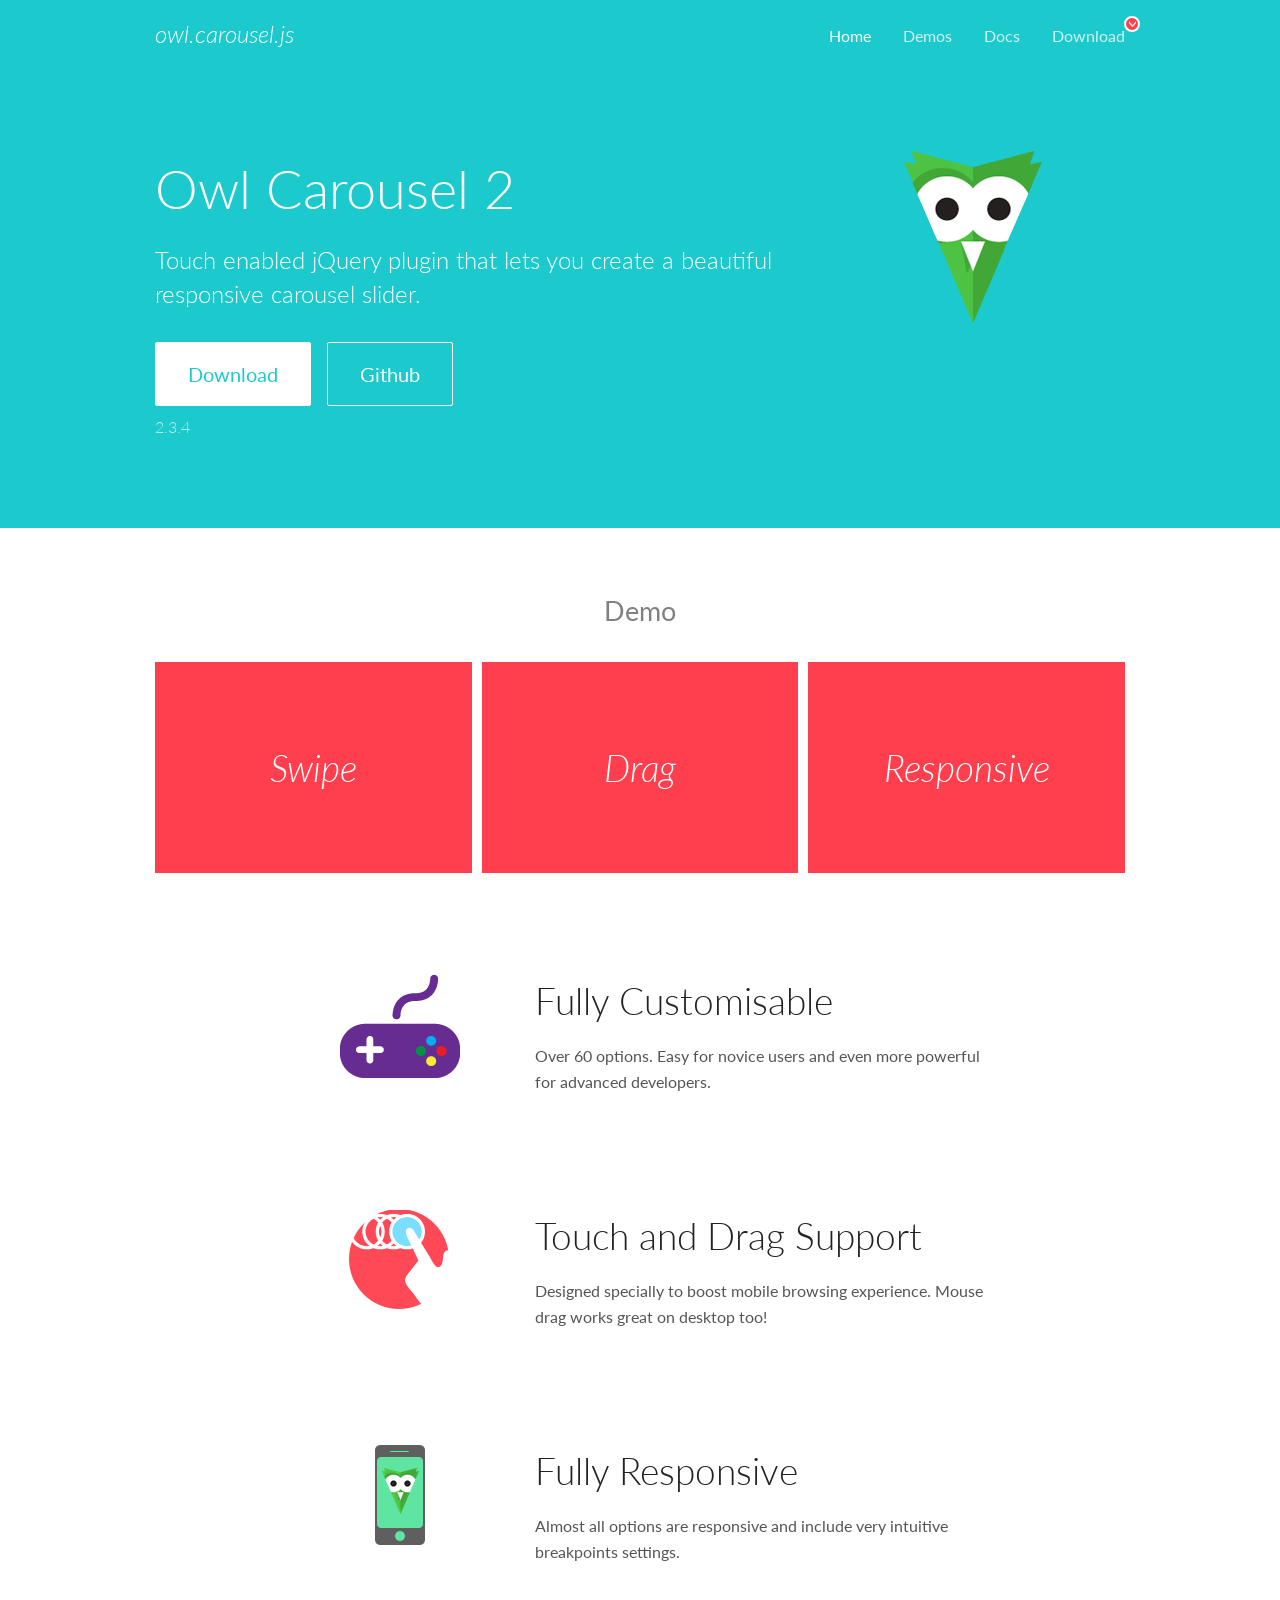
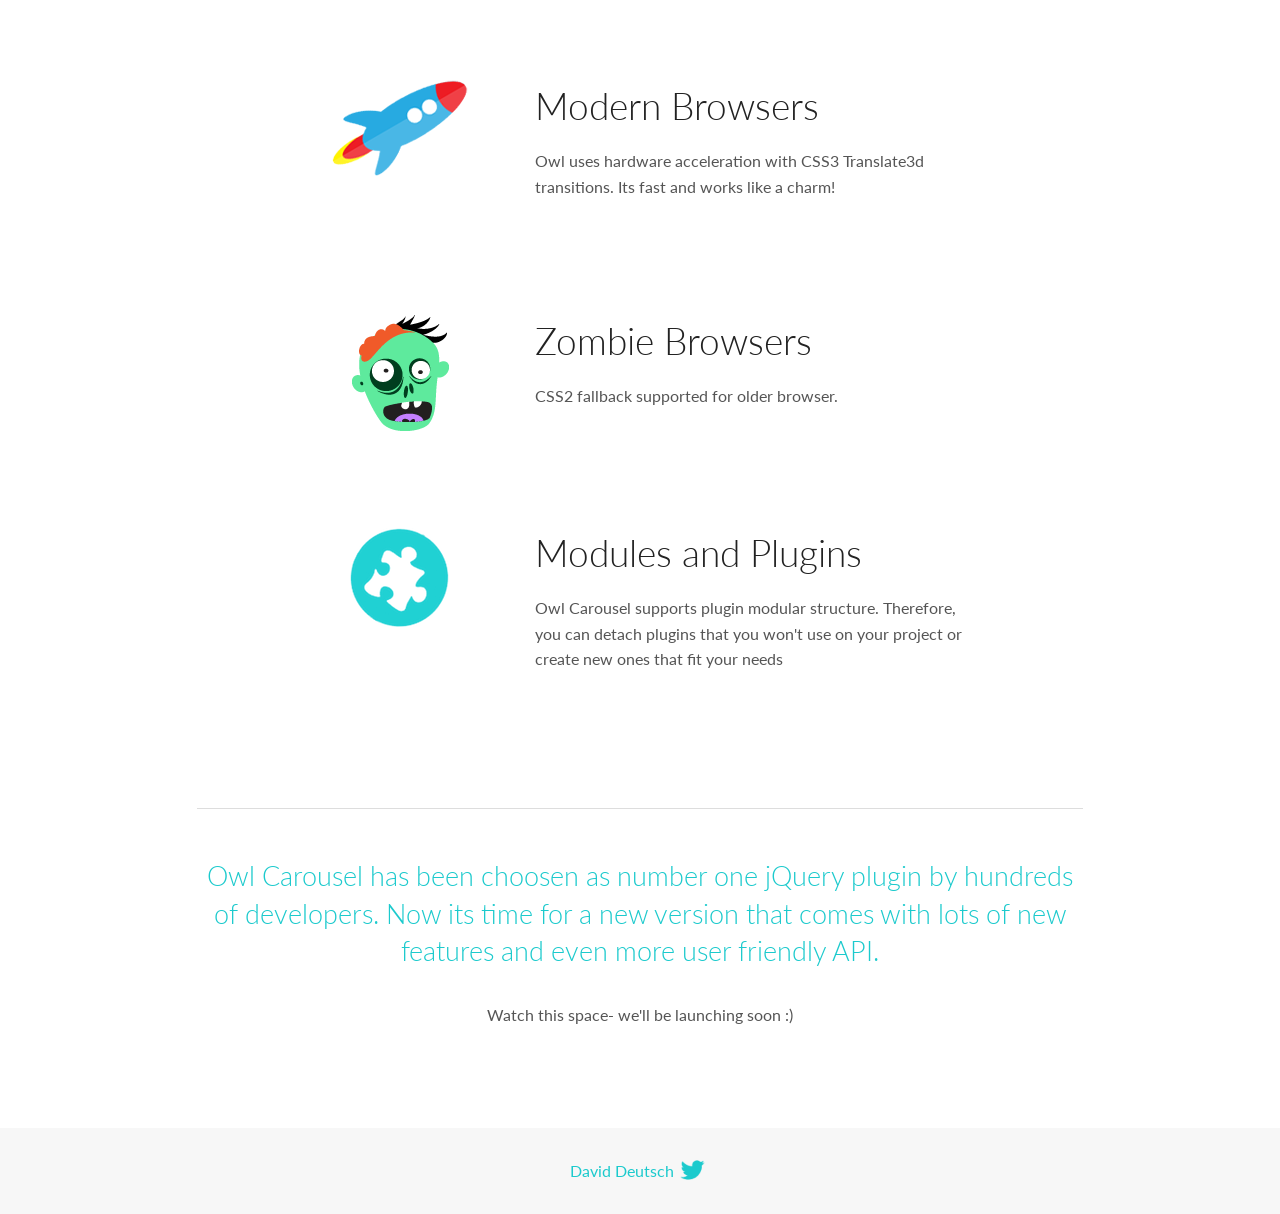
<file: PLUGIN/font-awesome-4.7.0/docs/index.html>
<!DOCTYPE html>
<html lang="en">
  <head>

    <!-- head -->
    <meta charset="utf-8">
    <meta name="msapplication-tap-highlight" content="no" />
    <meta name="viewport" content="width=device-width, initial-scale=1.0" />
    <meta name="description" content="Touch enabled jQuery plugin that lets you create beautiful responsive carousel slider.">
    <meta name="author" content="David Deutsch">
    <title>
      Home | Owl Carousel | 2.3.4
    </title>

    <!-- Stylesheets -->
    <link href='https://fonts.googleapis.com/css?family=Lato:300,400,700,400italic,300italic' rel='stylesheet' type='text/css'>
    <link rel="stylesheet" href="assets/css/docs.theme.min.css">

    <!-- Owl Stylesheets -->
    <link rel="stylesheet" href="assets/owlcarousel/assets/owl.carousel.min.css">
    <link rel="stylesheet" href="assets/owlcarousel/assets/owl.theme.default.min.css">

    <!-- HTML5 shim and Respond.js IE8 support of HTML5 elements and media queries -->

    <!--[if lt IE 9]>
      <script src="https://oss.maxcdn.com/libs/html5shiv/3.7.0/html5shiv.js"></script>
      <script src="https://oss.maxcdn.com/libs/respond.js/1.3.0/respond.min.js"></script>
    <![endif]-->

    <!-- Favicons -->
    <link rel="apple-touch-icon-precomposed" sizes="144x144" href="assets/ico/apple-touch-icon-144-precomposed.png">
    <link rel="shortcut icon" href="assets/ico/favicon.png">
    <link rel="shortcut icon" href="favicon.ico">

    <!-- Yeah i know js should not be in header. Its required for demos.-->

    <!-- javascript -->
    <script src="assets/vendors/jquery.min.js"></script>
    <script src="assets/owlcarousel/owl.carousel.js"></script>
  </head>
  <body>

    <!-- header -->
    <header class="header">
      <div class="row">
        <div class="large-12 columns">
          <div class="brand left">
            <h3>
              <a href="/OwlCarousel2/">owl.carousel.js</a> 
            </h3>
          </div>
          <a id="toggle-nav" class="right">
            <span></span> <span></span> <span></span> 
          </a> 
          <div class="nav-bar">
            <ul class="clearfix">
              <li class="active">
                <a href="/OwlCarousel2/index.html">Home</a> 
              </li>
              <li> <a href="/OwlCarousel2/demos/demos.html">Demos</a>  </li>
              <li> <a href="/OwlCarousel2/docs/started-welcome.html">Docs</a>  </li>
              <li>
                <a href="https://github.com/OwlCarousel2/OwlCarousel2/archive/2.3.4.zip">Download</a> 
                <span class="download"></span> 
              </li>
            </ul>
          </div>
        </div>
      </div>
    </header>

    <!-- home panel -->
    <section id="hero">
      <div class="row">
        <div class="large-8 medium-8 columns">
          <h1>Owl Carousel 2</h1>
          <h4>Touch enabled jQuery plugin that lets you create a beautiful responsive carousel slider.</h4>
          <a href="https://github.com/OwlCarousel2/OwlCarousel2/archive/2.3.4.zip" class="hero-button">Download</a> 
          <a href="https://github.com/OwlCarousel2/OwlCarousel2" class="hero-button outline">Github</a> 
          <p>2.3.4</p>
        </div>
        <div class="large-4 medium-4 columns">
          <img class="owl-logo" src="assets/img/owl-logo.png" alt="mr. Owl">
        </div>
      </div>
    </section>

    <!-- body -->
    <div class="home-demo">
      <div class="row">
        <div class="large-12 columns">
          <h3>Demo</h3>
          <div class="owl-carousel">
            <div class="item">
              <h2>Swipe</h2>
            </div>
            <div class="item">
              <h2>Drag</h2>
            </div>
            <div class="item">
              <h2>Responsive</h2>
            </div>
            <div class="item">
              <h2>CSS3</h2>
            </div>
            <div class="item">
              <h2>Fast</h2>
            </div>
            <div class="item">
              <h2>Easy</h2>
            </div>
            <div class="item">
              <h2>Free</h2>
            </div>
            <div class="item">
              <h2>Upgradable</h2>
            </div>
            <div class="item">
              <h2>Tons of options</h2>
            </div>
            <div class="item">
              <h2>Infinity</h2>
            </div>
            <div class="item">
              <h2>Auto Width</h2>
            </div>
          </div>
        </div>
      </div>
    </div>
    <script>
      var owl = $('.owl-carousel');
      owl.owlCarousel({
        margin: 10,
        loop: true,
        responsive: {
          0: {
            items: 1
          },
          600: {
            items: 2
          },
          1000: {
            items: 3
          }
        }
      })
    </script>

    <!-- features -->
    <div id="features">
      <div class="row">
        <div class="small-12 medium-9 small-centered columns">
          <section class="row feature">
            <div class="medium-4 small-12 columns">
              <img src="assets/img/feature-options.png" alt="">
            </div>
            <div class="medium-8 small-12 columns">
              <h2>Fully Customisable</h2>
              <p>Over 60 options. Easy for novice users and even more powerful for advanced developers.</p>
            </div>
          </section>
          <section class="row feature">
            <div class="medium-4 small-12 columns">
              <img src="assets/img/feature-drag.png" alt="">
            </div>
            <div class="medium-8 small-12 columns">
              <h2>Touch and Drag Support</h2>
              <p>Designed specially to boost mobile browsing experience. Mouse drag works great on desktop too!</p>
            </div>
          </section>
          <section class="row feature">
            <div class="medium-4 small-12 columns">
              <img src="assets/img/feature-responsive.png" alt="">
            </div>
            <div class="medium-8 small-12 columns">
              <h2>Fully Responsive</h2>
              <p>Almost all options are responsive and include very intuitive breakpoints settings.</p>
            </div>
          </section>
          <section class="row feature">
            <div class="medium-4 small-12 columns">
              <img src="assets/img/feature-modern.png" alt="">
            </div>
            <div class="medium-8 small-12 columns">
              <h2>Modern Browsers</h2>
              <p>Owl uses hardware acceleration with CSS3 Translate3d transitions. Its fast and works like a charm! </p>
            </div>
          </section>
          <section class="row feature">
            <div class="medium-4 small-12 columns">
              <img src="assets/img/feature-zombie.png" alt="">
            </div>
            <div class="medium-8 small-12 columns">
              <h2>Zombie Browsers</h2>
              <p>CSS2 fallback supported for older browser.</p>
            </div>
          </section>
          <section class="row feature">
            <div class="medium-4 small-12 columns">
              <img src="assets/img/feature-module.png" alt="">
            </div>
            <div class="medium-8 small-12 columns">
              <h2>Modules and Plugins</h2>
              <p>Owl Carousel supports plugin modular structure. Therefore, you can detach plugins that you won&#x27;t use on your project or create new ones that fit your needs</p>
            </div>
          </section>
        </div>
      </div>
    </div>

    <!-- footer -->
    <section id="teaser-text">
      <div class="row">
        <div class="small-12 medium-11 small-centered columns">
          <hr>
          <h3 id="owl-carousel-has-been-choosen-as-number-one-jquery-plugin-by-hundreds-of-developers-now-its-time-for-a-new-version-that-comes-with-lots-of-new-features-and-even-more-user-friendly-api-">Owl Carousel has been choosen as number one jQuery plugin by hundreds of developers. Now its time for a new version that comes with lots of new features and even more user friendly API.</h3>
          <p>Watch this space- we&#39;ll be launching soon :)</p>
        </div>
      </div>
    </section>

    <!-- footer -->
    <footer class="footer">
      <div class="row">
        <div class="large-12 columns">
          <h5>
            <a href="/OwlCarousel2/docs/support-contact.html">David Deutsch</a> 
            <a id="custom-tweet-button" href="https://twitter.com/share?url=https://github.com/OwlCarousel2/OwlCarousel2&text=Owl Carousel - This is so awesome! " target="_blank"></a> 
          </h5>
        </div>
      </div>
    </footer>

    <!-- vendors -->
    <script src="assets/vendors/highlight.js"></script>
    <script src="assets/js/app.js"></script>
  </body>
</html>
</file>
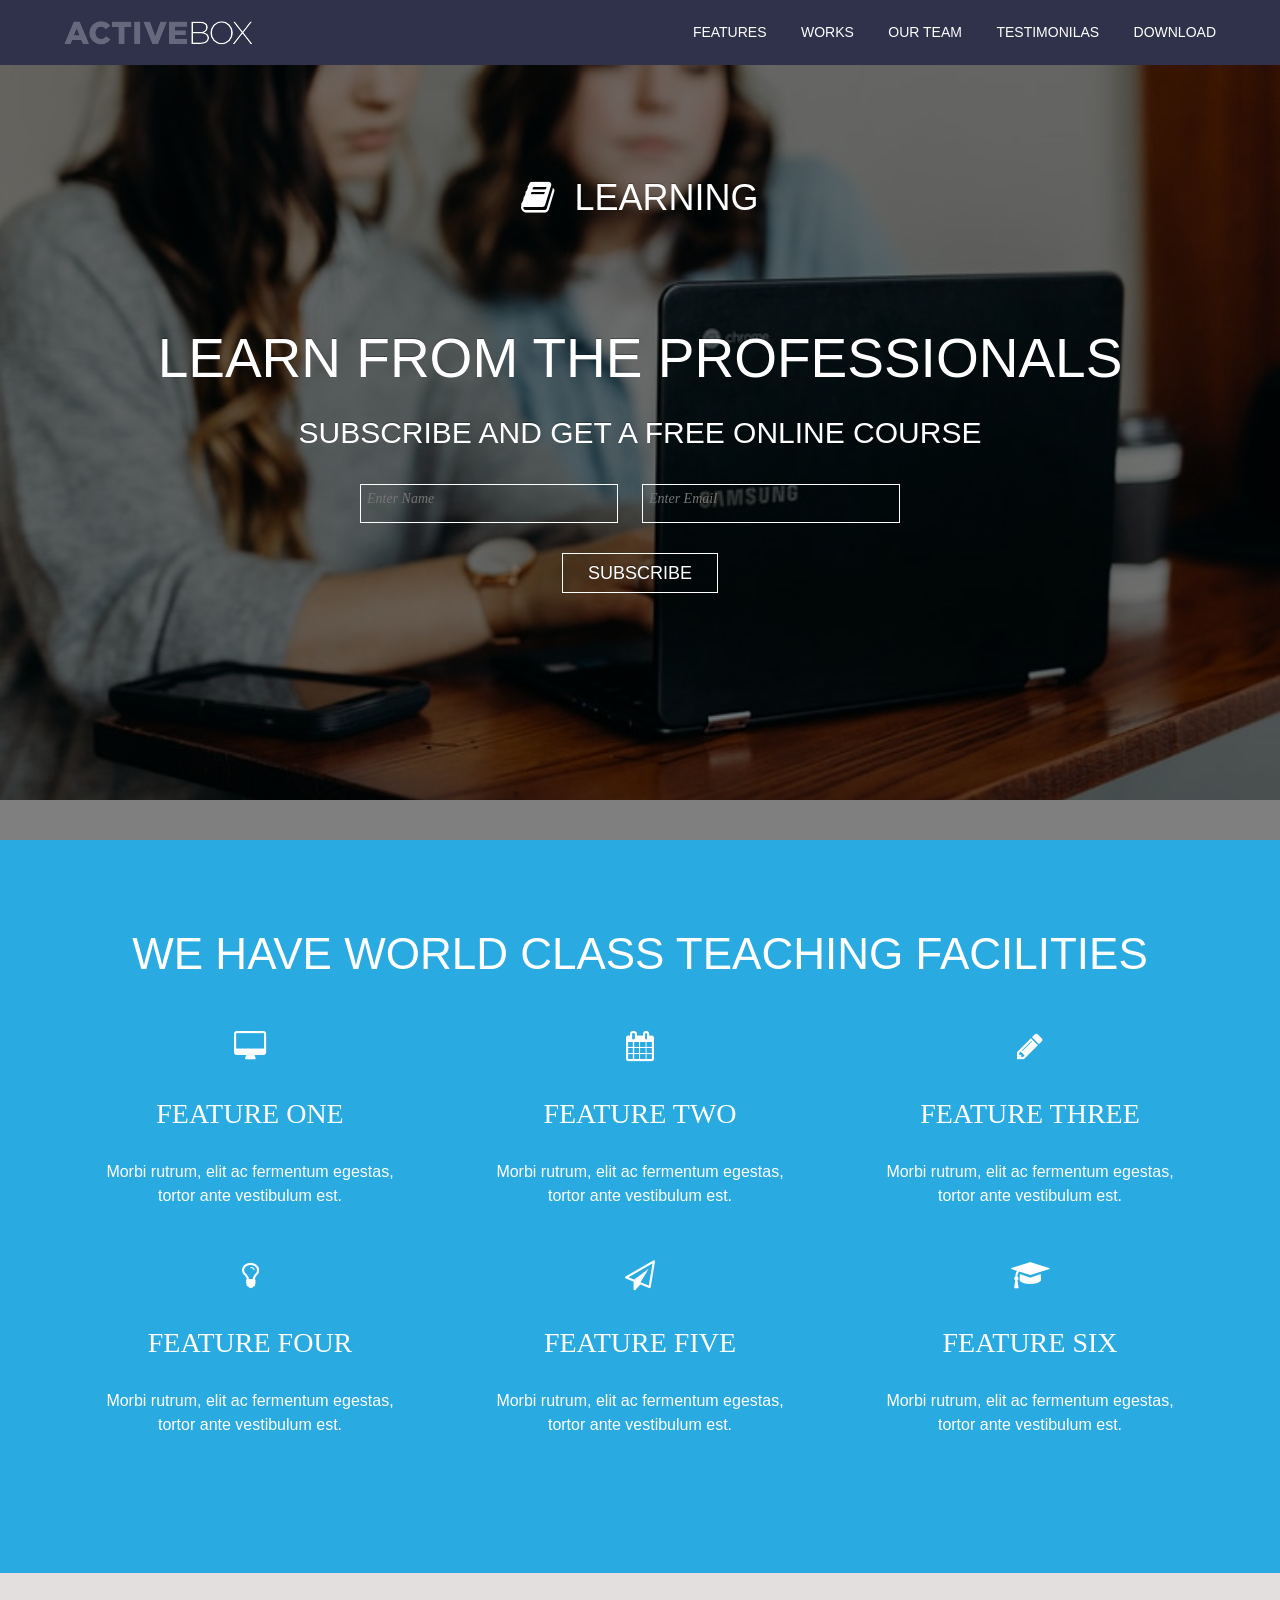
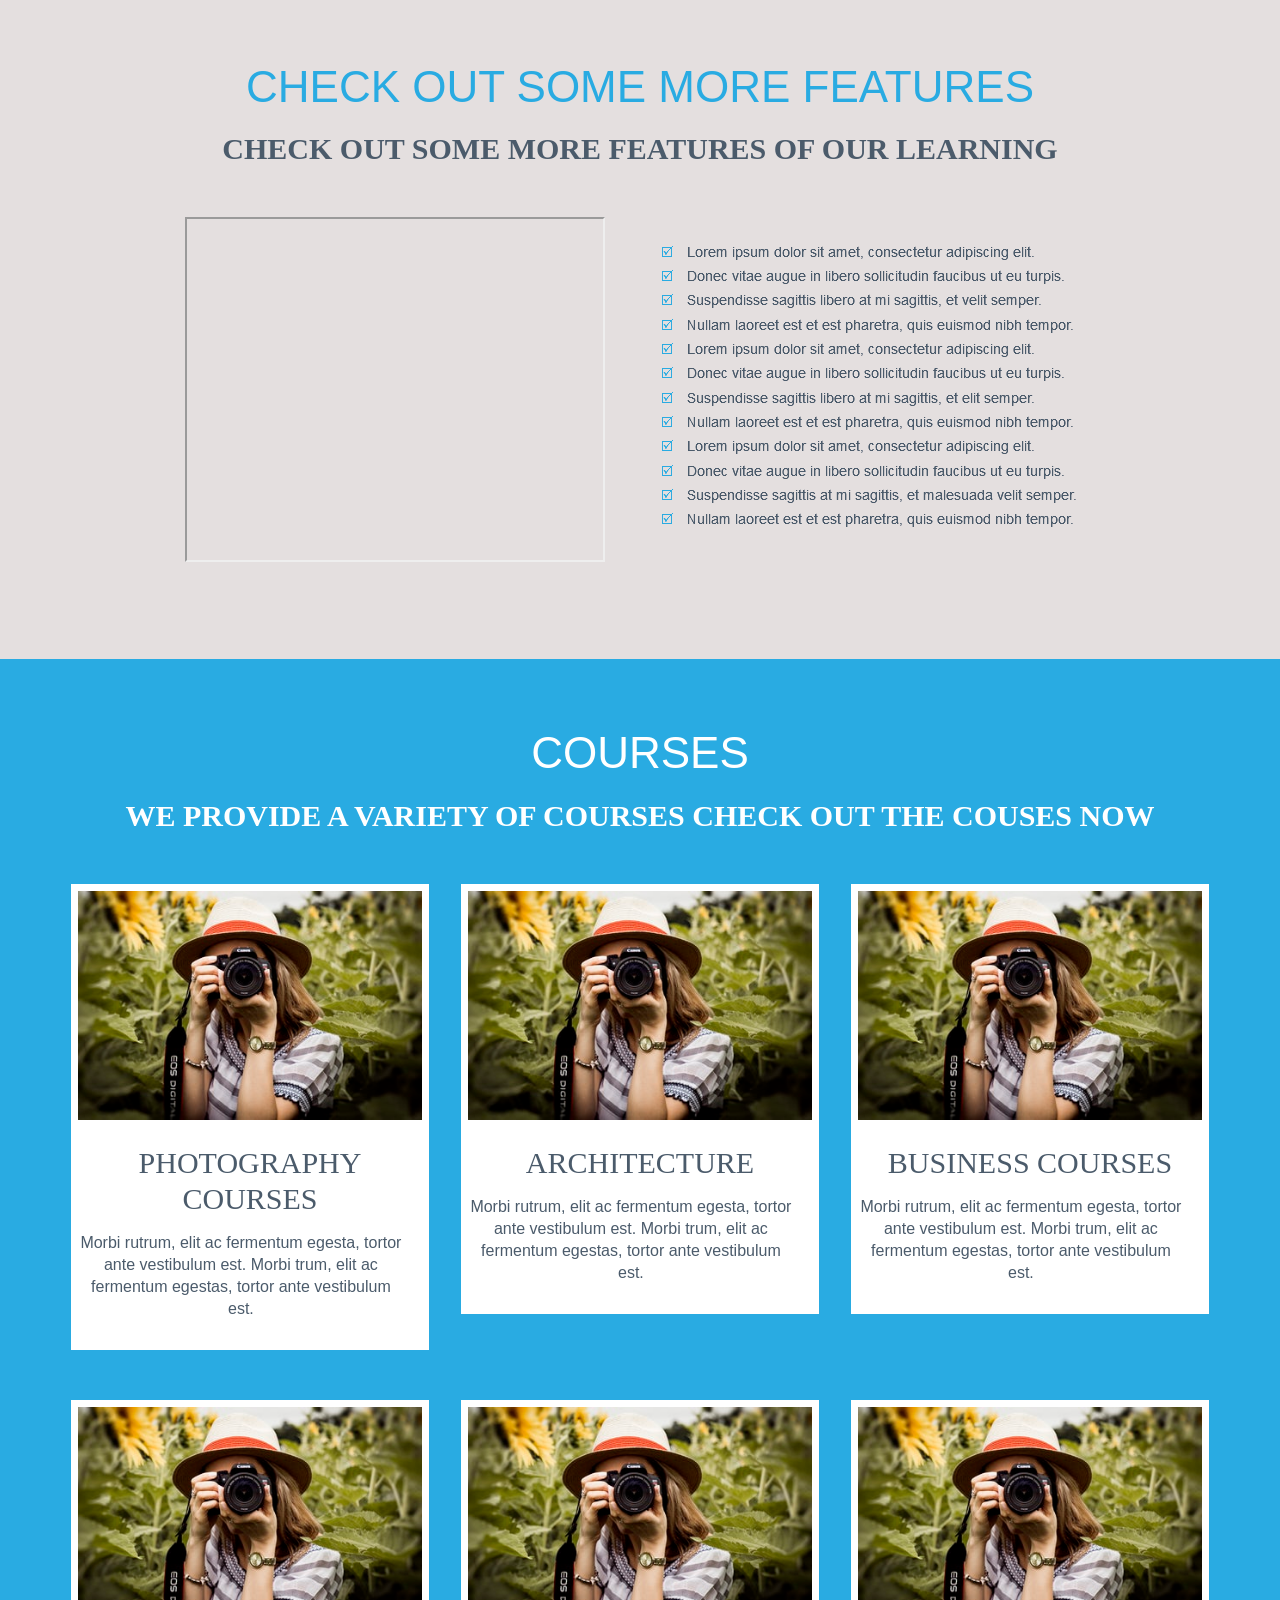
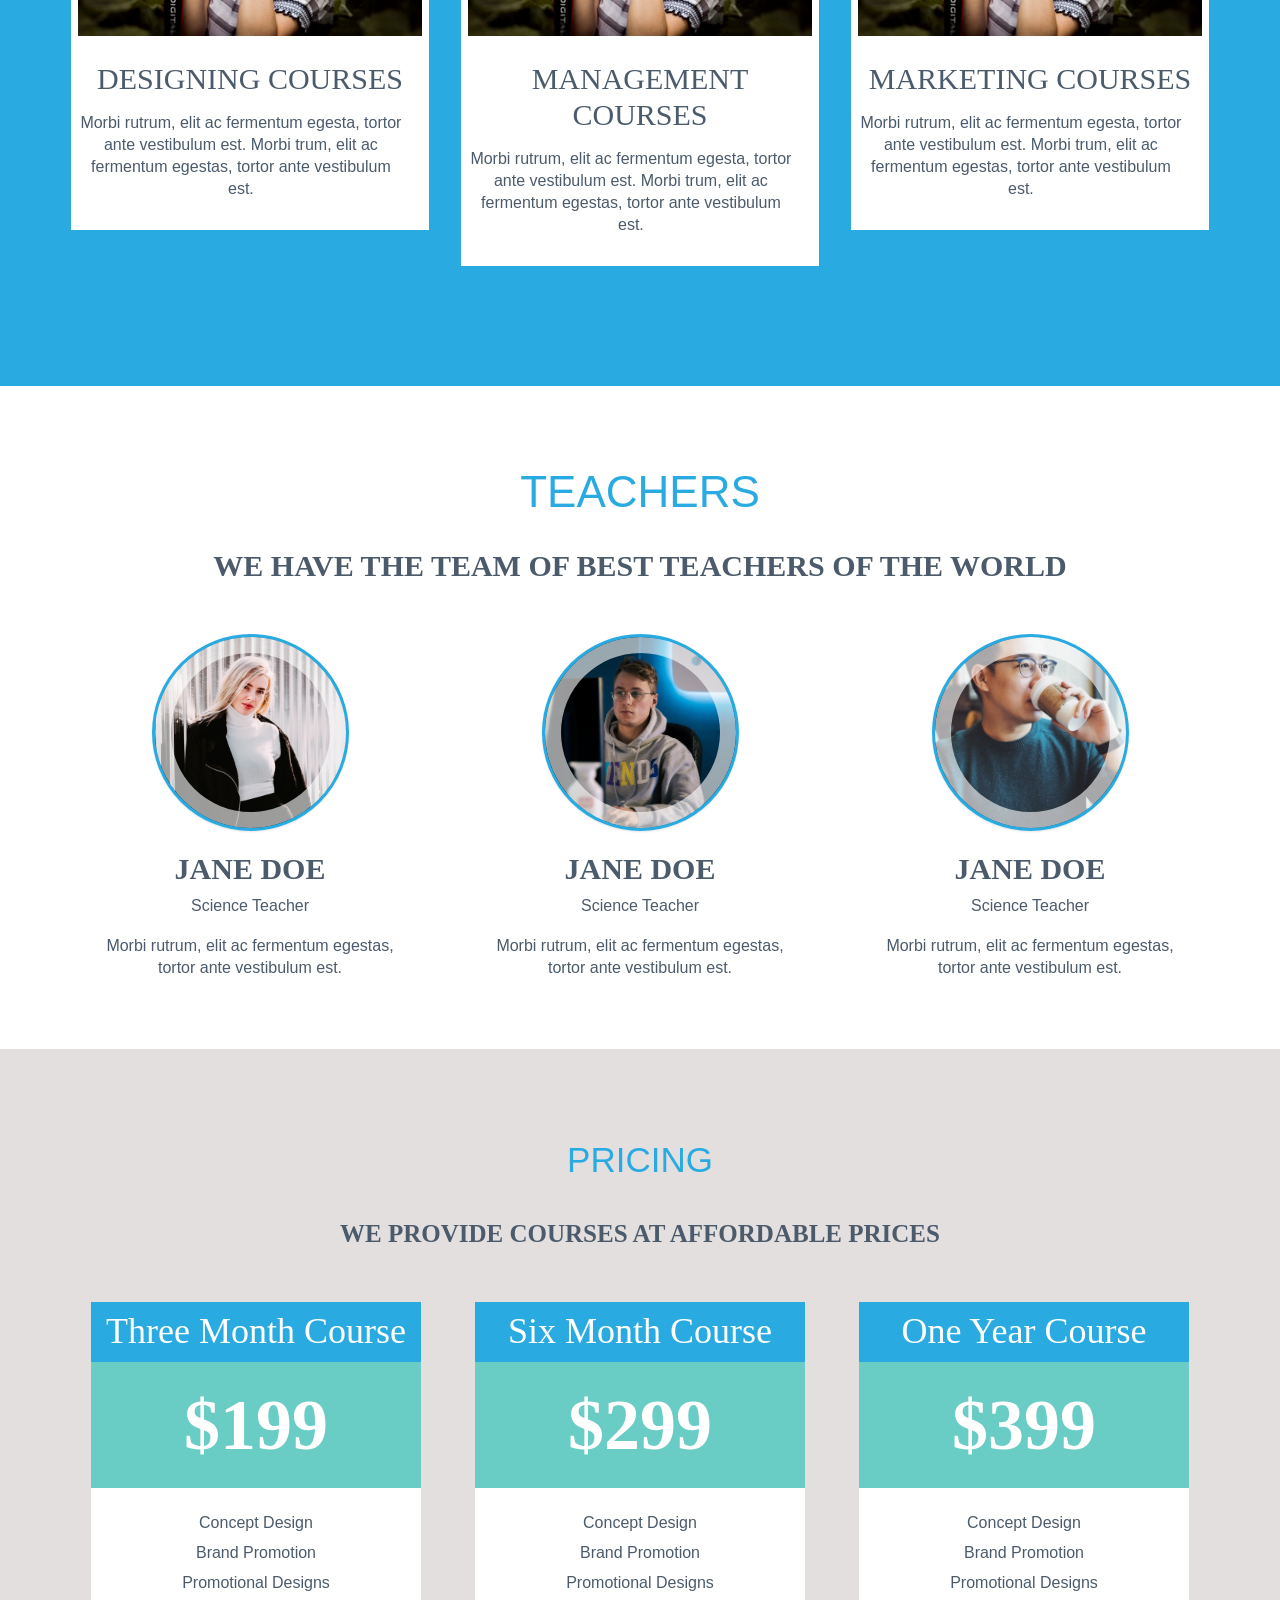
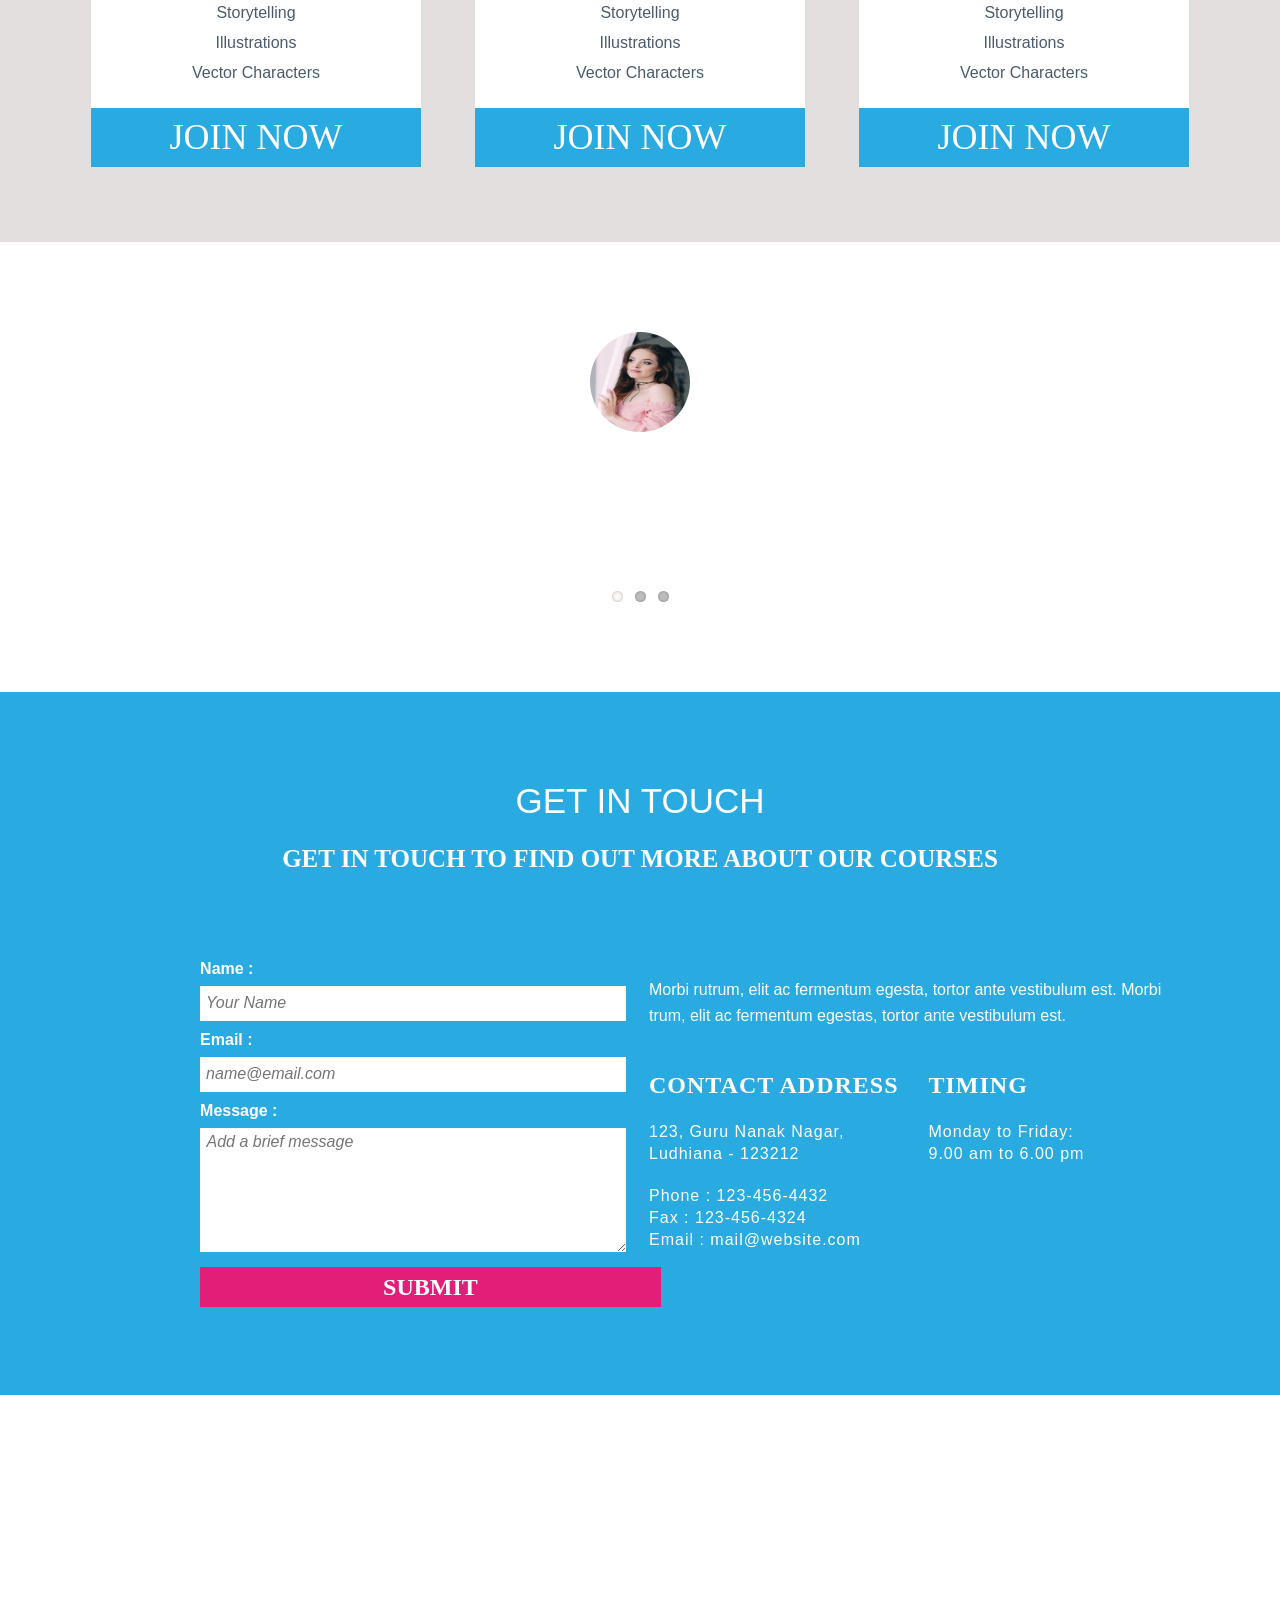
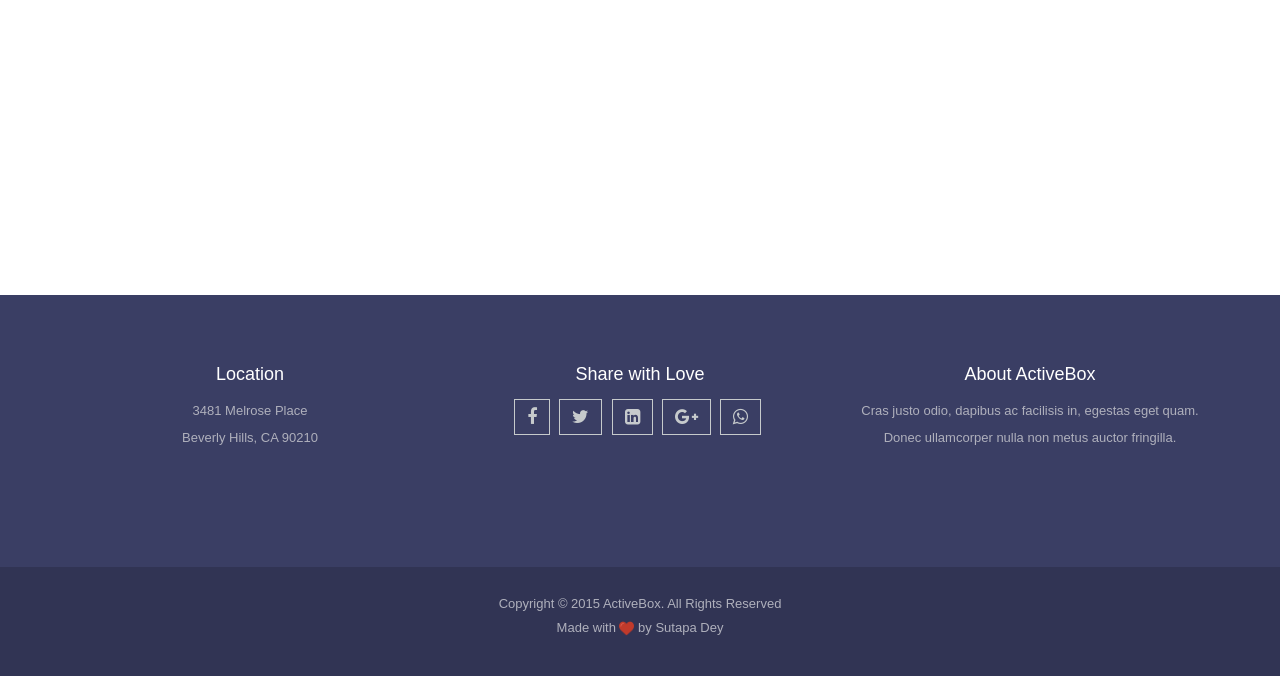
<file: projects/feature.html>
<!DOCTYPE HTML>
<html>
<header>
    <title> Feature site</title>
    <link href="PLUGIN/animate.css-master/animate.min.css" rel="stylesheet" type="text/css">
    <link href="PLUGIN/font-awesome-4.7.0/css/font-awesome.min.css" rel="stylesheet" type="text/css">
    <link href="PLUGIN/woocommerce-FlexSlider-690832b/flexslider.css" rel="stylesheet" type="text/css">
    <link href="PLUGIN/bootstrap-3.3.7-dist/css/bootstrap.min.css" rel="stylesheet" type="text/css">
    <link href="CSS/evantostyle.css" rel="stylesheet" type="text/css">
    <script src="js/jquary.js" type="text/javascript"></script>
    <script src="PLUGIN/bootstrap-3.3.7-dist/js/bootstrap.min.js"></script>
    <script src="PLUGIN/woocommerce-FlexSlider-690832b/jquery.flexslider.js" type="text/javascript"></script>
    <script src="PLUGIN/WOW-master/dist/wow.min.js" type="text/javascript"></script>
    <script>
        $(document).ready(function() {
            $('.flexslider').flexslider({
                animation: "slide"
            });
               $(".menu").click(function(){
                $(".nav-bar ul").toggle();
            });
        });
        new WOW().init();

    </script>

</header>

<body>

   <header class="header-sec">
     <nav class="sticky">
            <div class="container">
                <div class="head">
                    <div class="row">
                        <div class="col-lg-4 col-md-4 col-sm-6 col-xs-6">
                            <div class="logo-part">
                               <a href="feature.html"><img src="IMAGES/logo.png"></a> 
                            </div>
                        </div>
                        <div class="col-lg-8 col-md-8 col-sm-6 col-xs-6">
                            <div class="nav-bar">
                                <a href="#" class="menu"><i class="fa fa-bars" aria-hidden="true"></i></a>
                                <ul>
                                    <li><a href="feature.html" class="nav-list">FEATURES</a></li>
                                    <li><a href="#" class="nav-list">WORKS</a></li>
                                    <li><a href="apptopia.html#" class="nav-list">OUR TEAM</a></li>
                                    <li><a href="testimonial.html" class="nav-list">TESTIMONILAS</a></li>
                                    <li><a href="#" class="nav-list">DOWNLOAD</a></li>
                                </ul>
                            </div>
                        </div>
                    </div>
                </div>
            </div>
       </nav>
    </header>
    <section class="banner-sec">
        <div class="banner">

            <div class="flex-caption">
                <div class="row">
                    <div class="col-lg-12 col-md-12 col-sm-12 col-xs-12">
                        <div class="fa">
                            <div class="heading">
                                <p class="wow fadeInDown" data-wow-duration="1.5s" data-wow-delay=".05s"><a href="#" class="book"><i class="fa fa-book" aria-hidden="true"></i></a>&nbsp;&nbsp;learning</p>
                                <h1 class="wow fadeInDown" data-wow-duration="1.5s" data-wow-delay=".05s">learn from the professionals</h1>
                                <h2 class="wow fadeInDown" data-wow-duration="1.5s" data-wow-delay=".05s">SUBSCRIBE and get a free online course</h2>
                            </div>
                            <div class="form">
                                <input type="text" placeholder="Enter Name" class="frm">
                                <input type="text" placeholder="Enter Email" class="frm"><br>
                                <a href="#" class="sbtn">Subscribe</a>
                            </div>
                        </div>
                    </div>
                </div>
            </div>
            <div class="flexslider">
                <ul class="slides">


                    <li style="background-image:url(IMAGES/slide-1.jpg);min-height: 800px; background-attachment: fixed; background-position: center;background-repeat: no-repeat; background-size: cover;">

                    </li>
                    <li style="background-image:url(IMAGES/slide-3.jpg);min-height: 800px;background-attachment: fixed;background-position: center;background-repeat: no-repeat;background-size: cover">

                    </li>
                    <li style="background-image:url(IMAGES/slide-2.jpg);min-height: 800px;background-attachment: fixed;background-position: center;background-repeat: no-repeat;background-size: cover">

                    </li>

                </ul>
            </div>

        </div>

    </section>
    <section class="feature-sec">
        <div class="container">
            <div class="feature-count">
                <div class="heading">
                    <h1 class="wow zoomIn" data-wow-duration="2s" data-wow-delay=".05s">we have world class teaching facilities</h1>
                </div>
                <div class="features">
                    <div class="row">

                        <div class="col-lg-4 col-md-4 col-sm-12 col-xs-12">
                            <div class="cell">
                                <a href="#" class="icon"><i class="fa fa-desktop" aria-hidden="true"></i></a>
                                <h2>Feature One</h2>
                                <p class="wow rotateIn" data-wow-duration="1.5s" data-wow-delay=".05s">Morbi rutrum, elit ac fermentum egestas, tortor ante vestibulum est.</p>
                            </div>
                        </div>

                        <div class="col-lg-4 col-md-4 col-sm-12 col-xs-12">

                            <div class="cell">
                                <a href="#" class="icon"><i class="fa fa-calendar" aria-hidden="true"></i></a>
                                <h2>Feature two</h2>
                                <p class="wow rotateIn" data-wow-duration="1.5s" data-wow-delay=".05s">Morbi rutrum, elit ac fermentum egestas, tortor ante vestibulum est.</p>
                            </div>
                        </div>

                        <div class="col-lg-4 col-md-4 col-sm-12 col-xs-12">

                            <div class="cell">
                                <a href="#" class="icon"><i class="fa fa-pencil" aria-hidden="true"></i></a>
                                <h2>Feature three</h2>
                                <p class="wow rotateIn" data-wow-duration="1.5s" data-wow-delay=".05s">Morbi rutrum, elit ac fermentum egestas, tortor ante vestibulum est.</p>
                            </div>
                        </div>
                    </div>
                </div>
                <div class="features">
                    <div class="row">

                        <div class="col-lg-4 col-md-4 col-sm-12 col-xs-12">
                            <div class="cell">
                                <a href="#" class="icon"><i class="fa fa-lightbulb-o" aria-hidden="true"></i></a>
                                <h2>Feature four</h2>
                                <p class="wow rotateIn" data-wow-duration="1.5s" data-wow-delay=".05s">Morbi rutrum, elit ac fermentum egestas, tortor ante vestibulum est.</p>
                            </div>
                        </div>
                        <div class="col-lg-4 col-md-4 col-sm-12 col-xs-12">
                            <div class="cell">
                                <a href="#" class="icon"><i class="fa fa-paper-plane-o" aria-hidden="true"></i></a>
                                <h2>Feature five</h2>
                                <p class="wow rotateIn" data-wow-duration="1.5s" data-wow-delay=".05s">Morbi rutrum, elit ac fermentum egestas, tortor ante vestibulum est.</p>
                            </div>
                        </div>
                        <div class="col-lg-4 col-md-4 col-sm-12 col-xs-12">
                            <div class="cell">
                                <a href="#" class="icon"><i class="fa fa-graduation-cap" aria-hidden="true"></i></a>
                                <h2>Feature six</h2>
                                <p class="wow rotateIn" data-wow-duration="1.5s" data-wow-delay=".05s">Morbi rutrum, elit ac fermentum egestas, tortor ante vestibulum est.</p>
                            </div>
                        </div>
                    </div>
                </div>
            </div>
        </div>
    </section>
    <section class="vedio-sec">
        <div class="container">
            <div class="vedio-para">
                <h1 class="wow flipInX" data-wow-duration="3s" data-wow-delay=".05s">check out some more features</h1>
                <h2 class="wow flipInX" data-wow-duration="3s" data-wow-delay=".05s">check out some more features of our learning</h2>
                <div class="row">
                    <div class="col-lg-6 col-md-6 col-sm-12 col-xs-12">
                        <div class="show">
                        <iframe frameborder="1" width="420" height="345" src="https://www.youtube.com/embed/HtrMUqV1HQc" class="vedio"></iframe>
</div>
                    </div>
                    <div class="col-lg-6 col-md-6 col-sm-12 col-xs-12">
                         <div class="show">
                        <img src="IMAGES/u309-48.png">
                        </div>
                    </div>
                </div>
            </div>
        </div>
    </section>

    <section class="course-sec">
        <div class="container">
            <div class="courses">
                <h1 class="wow zoomIn" data-wow-duration="1.5s" data-wow-delay=".05s">COURSES</h1>
                <p class="pp wow zoomIn" data-wow-duration="1.5s" data-wow-delay=".05s">WE PROVIDE A VARIETY OF COURSES cHECK OUT THE COUSES NOW</p>
                <div class="album">
                    <div class="row">
                        <div class="col-lg-4 col-md-4 col-sm-12 col-xs-12">

                            <div class="pic-para-set">
                                <div class="pic-set">
                                    <img src="IMAGES/photo-1551592398-c320012bc1c6.jpg">
                                </div>
                                <div class="para-set">
                                    <h2>Photography Courses</h2>
                                    <p>Morbi rutrum, elit ac fermentum egesta, tortor ante vestibulum est. Morbi trum, elit ac fermentum egestas, tortor ante vestibulum est.</p>
                                </div>
                            </div>

                        </div>
                        <div class="col-lg-4 col-md-4 col-sm-12 col-xs-12">

                            <div class="pic-para-set">
                                <div class="pic-set">
                                    <img src="IMAGES/photo-1551592398-c320012bc1c6.jpg">
                                </div>
                                <div class="para-set">
                                    <h2>Architecture</h2>
                                    <p>Morbi rutrum, elit ac fermentum egesta, tortor ante vestibulum est. Morbi trum, elit ac fermentum egestas, tortor ante vestibulum est.</p>
                                </div>
                            </div>

                        </div>
                        <div class="col-lg-4 col-md-4 col-sm-12 col-xs-12">

                            <div class="pic-para-set">
                                <div class="pic-set">
                                    <img src="IMAGES/photo-1551592398-c320012bc1c6.jpg">
                                </div>
                                <div class="para-set">
                                    <h2>Business Courses</h2>
                                    <p>Morbi rutrum, elit ac fermentum egesta, tortor ante vestibulum est. Morbi trum, elit ac fermentum egestas, tortor ante vestibulum est.</p>
                                </div>
                            </div>
                        </div>
                    </div>
                </div>
                <div class="album">
                    <div class="row">
                        <div class="col-lg-4 col-md-4 col-sm-12 col-xs-12">

                            <div class="pic-para-set" data-wow-delay=".25s" class="wow flipOutY">
                                <div class="pic-set">
                                    <img src="IMAGES/photo-1551592398-c320012bc1c6.jpg">
                                </div>
                                <div class="para-set">
                                    <h2>Designing Courses</h2>
                                    <p>Morbi rutrum, elit ac fermentum egesta, tortor ante vestibulum est. Morbi trum, elit ac fermentum egestas, tortor ante vestibulum est.</p>
                                </div>
                            </div>

                        </div>
                        <div class="col-lg-4 col-md-4 col-sm-12 col-xs-12">

                            <div class="pic-para-set">
                                <div class="pic-set">
                                    <img src="IMAGES/photo-1551592398-c320012bc1c6.jpg">
                                </div>
                                <div class="para-set">
                                    <h2>Management Courses</h2>
                                    <p>Morbi rutrum, elit ac fermentum egesta, tortor ante vestibulum est. Morbi trum, elit ac fermentum egestas, tortor ante vestibulum est.</p>
                                </div>
                            </div>

                        </div>
                        <div class="col-lg-4 col-md-4 col-sm-12 col-xs-12">

                            <div class="pic-para-set">
                                <div class="pic-set">
                                    <img src="IMAGES/photo-1551592398-c320012bc1c6.jpg">
                                </div>
                                <div class="para-set">
                                    <h2>Marketing Courses</h2>
                                    <p>Morbi rutrum, elit ac fermentum egesta, tortor ante vestibulum est. Morbi trum, elit ac fermentum egestas, tortor ante vestibulum est.</p>
                                </div>
                            </div>
                        </div>
                    </div>
                </div>
            </div>
        </div>
    </section>
    <section class="teacher-sec">
        <div class="container">
            <div class="teachers">
                <h1 class="wow zoomIn" data-wow-duration="2s" data-wow-delay=".05s">TEACHERS</h1>
                <h4 class="wow zoomIn" data-wow-duration="2s" data-wow-delay=".05s">WE HAVE THE TEAM OF BEST TEACHERS OF THE WORLD</h4>
                <div class="row">
                    <ul class="ch-grid">
                        <li>
                            <div class="col-lg-4 col-md-4 col-sm-12 col-xs-12">
                                <div class="teacher-pic">
                                    <div class="ch-item ch-img-1">
                                        <div class="ch-info">
                                            <h3>JANE DOE</h3>
                                            <p>Science Teacher</p>
                                        </div>
                                    </div>
                                    <h2 class="hide-cool">JANE DOE</h2>
                                    <h3 class="hide-cool">Science Teacher</h3>
                                    <p class="wow zoomIn" data-wow-duration="2s" data-wow-delay=".05s">Morbi rutrum, elit ac fermentum egestas, tortor ante vestibulum est.</p>
                                </div>
                            </div>
                        </li>
                        <li>
                            <div class="col-lg-4 col-md-4 col-sm-12 col-xs-12">
                                <div class="teacher-pic">
                                    <div class="ch-item ch-img-2">
                                        <div class="ch-info">
                                            <h3>JANE DOE</h3>
                                            <p>Science Teacher</p>
                                        </div>
                                    </div>
                                    <h2 class="hide-cool">JANE DOE</h2>
                                    <h3 class="hide-cool">Science Teacher</h3>
                                    <p class="wow zoomIn" data-wow-duration="2s" data-wow-delay=".05s">Morbi rutrum, elit ac fermentum egestas, tortor ante vestibulum est.</p>
                                </div>
                            </div>
                        </li>
                        <li>
                            <div class="col-lg-4 col-md-4 col-sm-12 col-xs-12">
                                <div class="teacher-pic">
                                    <div class="ch-item ch-img-3">
                                        <div class="ch-info">
                                            <h3>JANE DOE</h3>
                                            <p>Science Teacher</p>
                                        </div>
                                    </div>
                                    <h2 class="hide-cool">JANE DOE</h2>
                                    <h3 class="hide-cool">Science Teacher</h3>
                                    <p class="wow zoomIn" data-wow-duration="2s" data-wow-delay=".05s">Morbi rutrum, elit ac fermentum egestas, tortor ante vestibulum est.</p>
                                </div>
                            </div>
                        </li>
                    </ul>
                </div>
            </div>
        </div>
    </section>
    <section class="pricing-sec">
        <div class="container">
            <div class="pricing">
                <h1 class="wow bounceInDown" data-wow-duration="2s" data-wow-delay=".05s">pricing</h1>
                <h4 class="wow bounceInDown" data-wow-duration="2s" data-wow-delay=".05s">we provide courses at affordable prices</h4>
                <div class="box">
                    <div class="row">
                        <div class="col-lg-4 col-md-4 col-sm-12 col-xs-12">
                            <ul>
                                <li>
                                    <h2>Three Month Course</h2>
                                </li>
                                <li class="amount">
                                    <h1><span>$199</span></h1>
                                </li>
                                <li class="list">Concept Design</li>
                                <li class="list">Brand Promotion</li>
                                <li class="list">Promotional Designs</li>
                                <li class="list">Storytelling</li>
                                <li class="list">Illustrations</li>
                                <li class="list">Vector Characters</li>
                                <li>
                                    <h2 class="cool">JOIN NOW</h2>
                                </li>
                            </ul>
                        </div>
                        <div class="col-lg-4 col-md-4 col-sm-12 col-xs-12">
                            <ul>
                                <li>
                                    <h2>Six Month Course</h2>
                                </li>
                                <li class="amount">
                                    <h1><span>$299</span></h1>
                                </li>
                                <li class="list">Concept Design</li>
                                <li class="list">Brand Promotion</li>
                                <li class="list">Promotional Designs</li>
                                <li class="list">Storytelling</li>
                                <li class="list">Illustrations</li>
                                <li class="list">Vector Characters</li>
                                <li>
                                    <h2 class="cool">JOIN NOW</h2>
                                </li>
                            </ul>
                        </div>
                        <div class="col-lg-4 col-md-4 col-sm-12 col-xs-12">
                            <ul>
                                <li>
                                    <h2>One Year Course</h2>
                                </li>
                                <li class="amount">
                                    <h1><span>$399</span></h1>
                                </li>
                                <li class="list">Concept Design</li>
                                <li class="list">Brand Promotion</li>
                                <li class="list">Promotional Designs</li>
                                <li class="list">Storytelling</li>
                                <li class="list">Illustrations</li>
                                <li class="list">Vector Characters</li>
                                <li>
                                    <h2 class="cool">JOIN NOW</h2>
                                </li>
                            </ul>
                        </div>
                    </div>
                </div>
            </div>
        </div>
    </section>
    <section class="girlslide-sec">
        <div class="container">
            <div class="girl">
                <div class="row">
                    <div class="col-lg-12 col-md-12 col-sm-12 col-xs-12">
                        <div class="flexslider">
                            <ul class="slides">
                                <li>
                                    <div class="flex-caption">
                                        <img src="IMAGES/course2.jpg">
                                        <p>Morbi rutrum, elit ac fermentum egestas, tortor ante vestibulum est, eget scelerisque nisl velit eget tellus. Lorem dolor amet, consectetuer adipiscing elit.</p>
                                        <h6>Jane Doe</h6>
                                    </div>
                                </li>
                                <li>
                                    <div class="flex-caption">
                                        <img src="IMAGES/course2.jpg">
                                        <p>Morbi rutrum, elit ac fermentum egestas, tortor ante vestibulum est, eget scelerisque nisl velit eget tellus. Lorem dolor amet, consectetuer adipiscing elit.</p>
                                        <h6>Jane Doe</h6>
                                    </div>
                                </li>
                                <li>
                                    <div class="flex-caption">
                                        <img src="IMAGES/course2.jpg">
                                        <p>Morbi rutrum, elit ac fermentum egestas, tortor ante vestibulum est, eget scelerisque nisl velit eget tellus. Lorem dolor amet, consectetuer adipiscing elit.</p>
                                        <h6>Jane Doe</h6>
                                    </div>
                                </li>
                            </ul>
                        </div>
                    </div>
                </div>
            </div>
        </div>
    </section>
    <section class="contact-sec">
        <div class="container">
            <div class="contact">
                <h1 class="wow zoomIn" data-wow-duration="2s" data-wow-delay=".05s">get in touch</h1>
                <p class="wow zoomIn" data-wow-duration="2s" data-wow-delay=".05s">get in touch to find out more about our courses</p>

                <div class="row">
                    <div class="col-lg-6 col-md-6 col-sm-12 col-xs-12">
                        <div class="information">
                            <form class="contact-form">
                                <label class="caption">Name :</label>
                                <input type="text" placeholder="Your Name" class="fr">
                                <label class="caption">Email :</label>
                                <input type="text" placeholder="name@email.com" class="fr">
                                <label class="caption">Message :</label>
                                <textarea class="msg-box" rows="5"> Add a brief message</textarea><br>
                            </form>
                             <a href="#" class="fr-btn">Submit</a>
                        </div>

                    </div>
                    <div class="col-lg-6 col-md-6 col-sm-12 col-xs-12">
                        <div class="information">

                            <p>Morbi rutrum, elit ac fermentum egesta, tortor ante vestibulum est. Morbi trum, elit ac fermentum egestas, tortor ante vestibulum est.</p>
                            <div class="contact-address">
                                <ul>
                                    <li>contact address</li>
                                    <li>123, Guru Nanak Nagar,</li>
                                    <li>Ludhiana - 123212</li>
                                    <li>Phone : 123-456-4432</li>
                                    <li>Fax : 123-456-4324</li>
                                    <li>Email : mail@website.com</li>
                                </ul>
                            </div>
                            <div class="timing">
                                <li>timing</li>
                                <li>Monday to Friday:</li>
                                <li>9.00 am to 6.00 pm</li>
                            </div>
                        </div>
                    </div>
                </div>

            </div>
        </div>
    </section>
    <section class="mobile-sec">
        <div class="container">
            <div class="mobile">
                <div class="row">
                    <div class="col-lg-12 col-md-12 col-sm-12 col-xs-12">
                        <a href="#" class="mb"><i class="fa fa-mobile" aria-hidden="true"></i></a>
                        <h1>123-644-7544</h1>
                        <p>call from monday to friday from 9am to 5 pm</p>
                    </div>
                </div>
            </div>
        </div>
    </section>
     <footer class="footer-upper">
        <div class="container">
            <div class="row">
                <div class="col-lg-4 col-md-4  col-sm-12 col-xs-12">
                    <div class="ftr">
                        <h4>Location</h4>
                        <h5>3481 Melrose Place</h5>
                        <h5>Beverly Hills, CA 90210</h5>
                    </div>
                </div>
                <div class="col-lg-4 col-md-4  col-sm-12 col-xs-12">
                    <div class="ftr">
                        <h4>Share with Love</h4>
                        <ul>
                            <li> <a href="#"><i class="fa fa-facebook" aria-hidden="true"></i></a></li>
                            <li> <a href="#"><i class="fa fa-twitter" aria-hidden="true"></i></a></li>
                            <li> <a href="#"><i class="fa fa-linkedin-square" aria-hidden="true"></i></a></li>
                            <li> <a href="#"><i class="fa fa-google-plus" aria-hidden="true"></i></a></li>
                            <li> <a href="#"><i class="fa fa-whatsapp" aria-hidden="true"></i></a></li>
                        </ul>
                    </div>
                </div>
                <div class="col-lg-4 col-md-4  col-sm-12 col-xs-12">
                    <div class="ftr">
                        <h4>About ActiveBox</h4>
                        <h5>Cras justo odio, dapibus ac facilisis in, egestas eget quam.</h5>
                        <h5>Donec ullamcorper nulla non metus auctor fringilla.</h5>
                    </div>
                </div>
            </div>
        </div>
    </footer>
    <footer class="footer-lower">
        <div class="container">
            <div class="row">
                <div class="col-lg-12 col-md-12 col-sm-12 col-xs-12">
                    <h6>Copyright © 2015 ActiveBox. All Rights Reserved</h6>
                    <h6>Made with <img src="IMAGES/like(1).png"> <span>by Sutapa Dey</span></h6>
                </div>
            </div>
        </div>
    </footer>
</body>

</html>
</file>
<file: js/typed.js-master/docs/assets/bass.css>
/*! Basscss | http://basscss.com | MIT License */

.h1{ font-size: 2rem }
.h2{ font-size: 1.5rem }
.h3{ font-size: 1.25rem }
.h4{ font-size: 1rem }
.h5{ font-size: .875rem }
.h6{ font-size: .75rem }

.font-family-inherit{ font-family:inherit }
.font-size-inherit{ font-size:inherit }
.text-decoration-none{ text-decoration:none }

.bold{ font-weight: bold; font-weight: bold }
.regular{ font-weight:normal }
.italic{ font-style:italic }
.caps{ text-transform:uppercase; letter-spacing: .2em; }

.left-align{ text-align:left }
.center{ text-align:center }
.right-align{ text-align:right }
.justify{ text-align:justify }

.nowrap{ white-space:nowrap }
.break-word{ word-wrap:break-word }

.line-height-1{ line-height: 1 }
.line-height-2{ line-height: 1.125 }
.line-height-3{ line-height: 1.25 }
.line-height-4{ line-height: 1.5 }

.list-style-none{ list-style:none }
.underline{ text-decoration:underline }

.truncate{
  max-width:100%;
  overflow:hidden;
  text-overflow:ellipsis;
  white-space:nowrap;
}

.list-reset{
  list-style:none;
  padding-left:0;
}

.inline{ display:inline }
.block{ display:block }
.inline-block{ display:inline-block }
.table{ display:table }
.table-cell{ display:table-cell }

.overflow-hidden{ overflow:hidden }
.overflow-scroll{ overflow:scroll }
.overflow-auto{ overflow:auto }

.clearfix:before,
.clearfix:after{
  content:" ";
  display:table
}
.clearfix:after{ clear:both }

.left{ float:left }
.right{ float:right }

.fit{ max-width:100% }

.max-width-1{ max-width: 24rem }
.max-width-2{ max-width: 32rem }
.max-width-3{ max-width: 48rem }
.max-width-4{ max-width: 64rem }

.border-box{ box-sizing:border-box }

.align-baseline{ vertical-align:baseline }
.align-top{ vertical-align:top }
.align-middle{ vertical-align:middle }
.align-bottom{ vertical-align:bottom }

.m0{ margin:0 }
.mt0{ margin-top:0 }
.mr0{ margin-right:0 }
.mb0{ margin-bottom:0 }
.ml0{ margin-left:0 }
.mx0{ margin-left:0; margin-right:0 }
.my0{ margin-top:0; margin-bottom:0 }

.m1{ margin: .5rem }
.mt1{ margin-top: .5rem }
.mr1{ margin-right: .5rem }
.mb1{ margin-bottom: .5rem }
.ml1{ margin-left: .5rem }
.mx1{ margin-left: .5rem; margin-right: .5rem }
.my1{ margin-top: .5rem; margin-bottom: .5rem }

.m2{ margin: 1rem }
.mt2{ margin-top: 1rem }
.mr2{ margin-right: 1rem }
.mb2{ margin-bottom: 1rem }
.ml2{ margin-left: 1rem }
.mx2{ margin-left: 1rem; margin-right: 1rem }
.my2{ margin-top: 1rem; margin-bottom: 1rem }

.m3{ margin: 2rem }
.mt3{ margin-top: 2rem }
.mr3{ margin-right: 2rem }
.mb3{ margin-bottom: 2rem }
.ml3{ margin-left: 2rem }
.mx3{ margin-left: 2rem; margin-right: 2rem }
.my3{ margin-top: 2rem; margin-bottom: 2rem }

.m4{ margin: 4rem }
.mt4{ margin-top: 4rem }
.mr4{ margin-right: 4rem }
.mb4{ margin-bottom: 4rem }
.ml4{ margin-left: 4rem }
.mx4{ margin-left: 4rem; margin-right: 4rem }
.my4{ margin-top: 4rem; margin-bottom: 4rem }

.mxn1{ margin-left: -.5rem; margin-right: -.5rem; }
.mxn2{ margin-left: -1rem; margin-right: -1rem; }
.mxn3{ margin-left: -2rem; margin-right: -2rem; }
.mxn4{ margin-left: -4rem; margin-right: -4rem; }

.ml-auto{ margin-left:auto }
.mr-auto{ margin-right:auto }
.mx-auto{ margin-left:auto; margin-right:auto; }

.p0{ padding:0 }
.pt0{ padding-top:0 }
.pr0{ padding-right:0 }
.pb0{ padding-bottom:0 }
.pl0{ padding-left:0 }
.px0{ padding-left:0; padding-right:0 }
.py0{ padding-top:0;  padding-bottom:0 }

.p1{ padding: .5rem }
.pt1{ padding-top: .5rem }
.pr1{ padding-right: .5rem }
.pb1{ padding-bottom: .5rem }
.pl1{ padding-left: .5rem }
.py1{ padding-top: .5rem; padding-bottom: .5rem }
.px1{ padding-left: .5rem; padding-right: .5rem }

.p2{ padding: 1rem }
.pt2{ padding-top: 1rem }
.pr2{ padding-right: 1rem }
.pb2{ padding-bottom: 1rem }
.pl2{ padding-left: 1rem }
.py2{ padding-top: 1rem; padding-bottom: 1rem }
.px2{ padding-left: 1rem; padding-right: 1rem }

.p3{ padding: 2rem }
.pt3{ padding-top: 2rem }
.pr3{ padding-right: 2rem }
.pb3{ padding-bottom: 2rem }
.pl3{ padding-left: 2rem }
.py3{ padding-top: 2rem; padding-bottom: 2rem }
.px3{ padding-left: 2rem; padding-right: 2rem }

.p4{ padding: 4rem }
.pt4{ padding-top: 4rem }
.pr4{ padding-right: 4rem }
.pb4{ padding-bottom: 4rem }
.pl4{ padding-left: 4rem }
.py4{ padding-top: 4rem; padding-bottom: 4rem }
.px4{ padding-left: 4rem; padding-right: 4rem }

.col{
  float:left;
  box-sizing:border-box;
}

.col-right{
  float:right;
  box-sizing:border-box;
}

.col-1{
  width:8.33333%;
}

.col-2{
  width:16.66667%;
}

.col-3{
  width:25%;
}

.col-4{
  width:33.33333%;
}

.col-5{
  width:41.66667%;
}

.col-6{
  width:50%;
}

.col-7{
  width:58.33333%;
}

.col-8{
  width:66.66667%;
}

.col-9{
  width:75%;
}

.col-10{
  width:83.33333%;
}

.col-11{
  width:91.66667%;
}

.col-12{
  width:100%;
}
@media (min-width: 40em){

  .sm-col{
    float:left;
    box-sizing:border-box;
  }

  .sm-col-right{
    float:right;
    box-sizing:border-box;
  }

  .sm-col-1{
    width:8.33333%;
  }

  .sm-col-2{
    width:16.66667%;
  }

  .sm-col-3{
    width:25%;
  }

  .sm-col-4{
    width:33.33333%;
  }

  .sm-col-5{
    width:41.66667%;
  }

  .sm-col-6{
    width:50%;
  }

  .sm-col-7{
    width:58.33333%;
  }

  .sm-col-8{
    width:66.66667%;
  }

  .sm-col-9{
    width:75%;
  }

  .sm-col-10{
    width:83.33333%;
  }

  .sm-col-11{
    width:91.66667%;
  }

  .sm-col-12{
    width:100%;
  }

}
@media (min-width: 52em){

  .md-col{
    float:left;
    box-sizing:border-box;
  }

  .md-col-right{
    float:right;
    box-sizing:border-box;
  }

  .md-col-1{
    width:8.33333%;
  }

  .md-col-2{
    width:16.66667%;
  }

  .md-col-3{
    width:25%;
  }

  .md-col-4{
    width:33.33333%;
  }

  .md-col-5{
    width:41.66667%;
  }

  .md-col-6{
    width:50%;
  }

  .md-col-7{
    width:58.33333%;
  }

  .md-col-8{
    width:66.66667%;
  }

  .md-col-9{
    width:75%;
  }

  .md-col-10{
    width:83.33333%;
  }

  .md-col-11{
    width:91.66667%;
  }

  .md-col-12{
    width:100%;
  }

}
@media (min-width: 64em){

  .lg-col{
    float:left;
    box-sizing:border-box;
  }

  .lg-col-right{
    float:right;
    box-sizing:border-box;
  }

  .lg-col-1{
    width:8.33333%;
  }

  .lg-col-2{
    width:16.66667%;
  }

  .lg-col-3{
    width:25%;
  }

  .lg-col-4{
    width:33.33333%;
  }

  .lg-col-5{
    width:41.66667%;
  }

  .lg-col-6{
    width:50%;
  }

  .lg-col-7{
    width:58.33333%;
  }

  .lg-col-8{
    width:66.66667%;
  }

  .lg-col-9{
    width:75%;
  }

  .lg-col-10{
    width:83.33333%;
  }

  .lg-col-11{
    width:91.66667%;
  }

  .lg-col-12{
    width:100%;
  }

}
.flex{ display:-webkit-box; display:-webkit-flex; display:-ms-flexbox; display:flex }

@media (min-width: 40em){
  .sm-flex{ display:-webkit-box; display:-webkit-flex; display:-ms-flexbox; display:flex }
}

@media (min-width: 52em){
  .md-flex{ display:-webkit-box; display:-webkit-flex; display:-ms-flexbox; display:flex }
}

@media (min-width: 64em){
  .lg-flex{ display:-webkit-box; display:-webkit-flex; display:-ms-flexbox; display:flex }
}

.flex-column{ -webkit-box-orient:vertical; -webkit-box-direction:normal; -webkit-flex-direction:column; -ms-flex-direction:column; flex-direction:column }
.flex-wrap{ -webkit-flex-wrap:wrap; -ms-flex-wrap:wrap; flex-wrap:wrap }

.items-start{ -webkit-box-align:start; -webkit-align-items:flex-start; -ms-flex-align:start; -ms-grid-row-align:flex-start; align-items:flex-start }
.items-end{ -webkit-box-align:end; -webkit-align-items:flex-end; -ms-flex-align:end; -ms-grid-row-align:flex-end; align-items:flex-end }
.items-center{ -webkit-box-align:center; -webkit-align-items:center; -ms-flex-align:center; -ms-grid-row-align:center; align-items:center }
.items-baseline{ -webkit-box-align:baseline; -webkit-align-items:baseline; -ms-flex-align:baseline; -ms-grid-row-align:baseline; align-items:baseline }
.items-stretch{ -webkit-box-align:stretch; -webkit-align-items:stretch; -ms-flex-align:stretch; -ms-grid-row-align:stretch; align-items:stretch }

.self-start{ -webkit-align-self:flex-start; -ms-flex-item-align:start; align-self:flex-start }
.self-end{ -webkit-align-self:flex-end; -ms-flex-item-align:end; align-self:flex-end }
.self-center{ -webkit-align-self:center; -ms-flex-item-align:center; align-self:center }
.self-baseline{ -webkit-align-self:baseline; -ms-flex-item-align:baseline; align-self:baseline }
.self-stretch{ -webkit-align-self:stretch; -ms-flex-item-align:stretch; align-self:stretch }

.justify-start{ -webkit-box-pack:start; -webkit-justify-content:flex-start; -ms-flex-pack:start; justify-content:flex-start }
.justify-end{ -webkit-box-pack:end; -webkit-justify-content:flex-end; -ms-flex-pack:end; justify-content:flex-end }
.justify-center{ -webkit-box-pack:center; -webkit-justify-content:center; -ms-flex-pack:center; justify-content:center }
.justify-between{ -webkit-box-pack:justify; -webkit-justify-content:space-between; -ms-flex-pack:justify; justify-content:space-between }
.justify-around{ -webkit-justify-content:space-around; -ms-flex-pack:distribute; justify-content:space-around }

.content-start{ -webkit-align-content:flex-start; -ms-flex-line-pack:start; align-content:flex-start }
.content-end{ -webkit-align-content:flex-end; -ms-flex-line-pack:end; align-content:flex-end }
.content-center{ -webkit-align-content:center; -ms-flex-line-pack:center; align-content:center }
.content-between{ -webkit-align-content:space-between; -ms-flex-line-pack:justify; align-content:space-between }
.content-around{ -webkit-align-content:space-around; -ms-flex-line-pack:distribute; align-content:space-around }
.content-stretch{ -webkit-align-content:stretch; -ms-flex-line-pack:stretch; align-content:stretch }
.flex-auto{
  -webkit-box-flex:1;
  -webkit-flex:1 1 auto;
      -ms-flex:1 1 auto;
          flex:1 1 auto;
  min-width:0;
  min-height:0;
}
.flex-none{ -webkit-box-flex:0; -webkit-flex:none; -ms-flex:none; flex:none }

.order-0{ -webkit-box-ordinal-group:1; -webkit-order:0; -ms-flex-order:0; order:0 }
.order-1{ -webkit-box-ordinal-group:2; -webkit-order:1; -ms-flex-order:1; order:1 }
.order-2{ -webkit-box-ordinal-group:3; -webkit-order:2; -ms-flex-order:2; order:2 }
.order-3{ -webkit-box-ordinal-group:4; -webkit-order:3; -ms-flex-order:3; order:3 }
.order-last{ -webkit-box-ordinal-group:100000; -webkit-order:99999; -ms-flex-order:99999; order:99999 }

.relative{ position:relative }
.absolute{ position:absolute }
.fixed{ position:fixed }

.top-0{ top:0 }
.right-0{ right:0 }
.bottom-0{ bottom:0 }
.left-0{ left:0 }

.z1{ z-index: 1 }
.z2{ z-index: 2 }
.z3{ z-index: 3 }
.z4{ z-index: 4 }

.border{
  border-style:solid;
  border-width: 1px;
}

.border-top{
  border-top-style:solid;
  border-top-width: 1px;
}

.border-right{
  border-right-style:solid;
  border-right-width: 1px;
}

.border-bottom{
  border-bottom-style:solid;
  border-bottom-width: 1px;
}

.border-left{
  border-left-style:solid;
  border-left-width: 1px;
}

.border-none{ border:0 }

.rounded{ border-radius: 3px }
.circle{ border-radius:50% }

.rounded-top{ border-radius: 3px 3px 0 0 }
.rounded-right{ border-radius: 0 3px 3px 0 }
.rounded-bottom{ border-radius: 0 0 3px 3px }
.rounded-left{ border-radius: 3px 0 0 3px }

.not-rounded{ border-radius:0 }

.hide{
  position:absolute !important;
  height:1px;
  width:1px;
  overflow:hidden;
  clip:rect(1px, 1px, 1px, 1px);
}

@media (max-width: 40em){
  .xs-hide{ display:none !important }
}

@media (min-width: 40em) and (max-width: 52em){
  .sm-hide{ display:none !important }
}

@media (min-width: 52em) and (max-width: 64em){
  .md-hide{ display:none !important }
}

@media (min-width: 64em){
  .lg-hide{ display:none !important }
}

.display-none{ display:none !important }
</file>
<file: js/typed.js-master/docs/assets/style.css>
.documentation {
  font-family: Helvetica, sans-serif;
  color: #666;
  line-height: 1.5;
  background: #f5f5f5;
}

.black {
  color: #666;
}

.bg-white {
  background-color: #fff;
}

h4 {
  margin: 20px 0 10px 0;
}

.documentation h3 {
  color: #000;
}

.border-bottom {
  border-color: #ddd;
}

a {
  color: #1184CE;
  text-decoration: none;
}

.documentation a[href]:hover {
  text-decoration: underline;
}

a:hover {
  cursor: pointer;
}

.py1-ul li {
  padding: 5px 0;
}

.max-height-100 {
  max-height: 100%;
}

section:target h3 {
  font-weight:700;
}

.documentation td,
.documentation th {
    padding: .25rem .25rem;
}

h1:hover .anchorjs-link,
h2:hover .anchorjs-link,
h3:hover .anchorjs-link,
h4:hover .anchorjs-link {
  opacity: 1;
}

.fix-3 {
  width: 25%;
  max-width: 244px;
}

.fix-3 {
  width: 25%;
  max-width: 244px;
}

@media (min-width: 52em) {
  .fix-margin-3 {
    margin-left: 25%;
  }
}

.pre, pre, code, .code {
  font-family: Source Code Pro,Menlo,Consolas,Liberation Mono,monospace;
  font-size: 14px;
}

.fill-light {
  background: #F9F9F9;
}

.width2 {
  width: 1rem;
}

.input {
  font-family: inherit;
  display: block;
  width: 100%;
  height: 2rem;
  padding: .5rem;
  margin-bottom: 1rem;
  border: 1px solid #ccc;
  font-size: .875rem;
  border-radius: 3px;
  box-sizing: border-box;
}

table {
  border-collapse: collapse;
}

.prose table th,
.prose table td {
  text-align: left;
  padding:8px;
  border:1px solid #ddd;
}

.prose table th:nth-child(1) { border-right: none; }
.prose table th:nth-child(2) { border-left: none; }

.prose table {
  border:1px solid #ddd;
}

.prose-big {
  font-size: 18px;
  line-height: 30px;
}

.quiet {
  opacity: 0.7;
}

.minishadow {
  box-shadow: 2px 2px 10px #f3f3f3;
}
</file>
<file: js/typed.js-master/docs/assets/github.css>
/*

github.com style (c) Vasily Polovnyov <vast@whiteants.net>

*/

.hljs {
  display: block;
  overflow-x: auto;
  padding: 0.5em;
  color: #333;
  background: #f8f8f8;
  -webkit-text-size-adjust: none;
}

.hljs-comment,
.diff .hljs-header,
.hljs-javadoc {
  color: #998;
  font-style: italic;
}

.hljs-keyword,
.css .rule .hljs-keyword,
.hljs-winutils,
.nginx .hljs-title,
.hljs-subst,
.hljs-request,
.hljs-status {
  color: #1184CE;
}

.hljs-number,
.hljs-hexcolor,
.ruby .hljs-constant {
  color: #ed225d;
}

.hljs-string,
.hljs-tag .hljs-value,
.hljs-phpdoc,
.hljs-dartdoc,
.tex .hljs-formula {
  color: #ed225d;
}

.hljs-title,
.hljs-id,
.scss .hljs-preprocessor {
  color: #900;
  font-weight: bold;
}

.hljs-list .hljs-keyword,
.hljs-subst {
  font-weight: normal;
}

.hljs-class .hljs-title,
.hljs-type,
.vhdl .hljs-literal,
.tex .hljs-command {
  color: #458;
  font-weight: bold;
}

.hljs-tag,
.hljs-tag .hljs-title,
.hljs-rules .hljs-property,
.django .hljs-tag .hljs-keyword {
  color: #000080;
  font-weight: normal;
}

.hljs-attribute,
.hljs-variable,
.lisp .hljs-body {
  color: #008080;
}

.hljs-regexp {
  color: #009926;
}

.hljs-symbol,
.ruby .hljs-symbol .hljs-string,
.lisp .hljs-keyword,
.clojure .hljs-keyword,
.scheme .hljs-keyword,
.tex .hljs-special,
.hljs-prompt {
  color: #990073;
}

.hljs-built_in {
  color: #0086b3;
}

.hljs-preprocessor,
.hljs-pragma,
.hljs-pi,
.hljs-doctype,
.hljs-shebang,
.hljs-cdata {
  color: #999;
  font-weight: bold;
}

.hljs-deletion {
  background: #fdd;
}

.hljs-addition {
  background: #dfd;
}

.diff .hljs-change {
  background: #0086b3;
}

.hljs-chunk {
  color: #aaa;
}
</file>
<file: projects/CSS/evantostyle.css>
body {
    font-family: "Helvetica Neue", Helvetica, Arial, sans-serif;
    font-size: 16px;
    line-height: 1.5;
    color: #545454;
    box-sizing: border-box;
    margin: 0;
    padding: 0;
}

h1,
h2,
h3,
h4,
h5,
h6,
ul,
li,
p {
    margin: 0;
    padding: 0;
}
.menu {
    display: none;
    font-size: 24px;
    color: #fff;
    float: right;
}

/*----------------Header Section--------#b7bdde;----------*/



.header-sec {
 background-color: #30324B;
    padding: 20px 0px;
   
}
.header-sec .sticky{
    position: fixed;
     width: 100%;
    left: 0;
    top: 0;
    right: 0;
    z-index: 2000000;
       background-color: #30324B;
    padding: 20px 0px;
}

.header-sec  .head .nav-bar ul {
    float: right;
}

.header-sec  .head .nav-bar ul li {
    display: inline-block;
    list-style: none;
    margin-left: 30px;
}

.header-sec .head .nav-bar ul li a {
    text-decoration: none;
    font-size: 14px;
    color: #fff;
    font-weight: 200;
}

.header-sec  .head .nav-bar ul li a:hover {
    color: #e84545;
}



/*--------------------------------------------------------*/



/*-------------------BANNER SECTION-------------------------*/



.banner .flexslider .slides > li {

    display: inherit;

}

.banner .flexslider .slides img {
    height: 800px;
    background-position: center;
    background-repeat: no-repeat;
    background-size: cover;
}

.banner .flexslider {
    margin: 0;
    border: none;
    position: fixed;
    width: 100%;
    height: 100%;
    z-index: -1;
    top: 0;
    left: 0;
}



/*.banner .flex-direction-nav .flex-prev {
    display: none;
}*/


.banner .flex-control-nav {
    display: none;
}

.banner .flex-caption {
    width: 100%;
    padding: 20px;
    left: 0;
    bottom: 0;
    background: rgba(0, 0, 0, .5);
    color: #fff;
    text-shadow: 0 -1px 0 rgba(0, 0, 0, .3);
    font-size: 14px;
    line-height: 18px;
    /*    position: absolute;*/
    height: 800px;
    text-align: center;
    position: relative;
    width: 100%;
    /*    height: 100%;*/
    z-index: 2000;
    top: 0;
    left: 0;

}


.banner .flex-control-paging li a {
    background: #fff;
}

.banner .flex-control-paging li a.flex-active {
    background: #000;
    background: rgba(0, 0, 0, 0.9);
    cursor: default;
}

.banner .heading {
    text-align: center;

}

.banner .heading p {
    text-transform: uppercase;
    line-height: 43px;
    color: #FFFFFF;
    font-size: 36px;
    font-family: bebas-neue, sans-serif;
    font-weight: 400;
    margin-top: 12%;
}

.banner .heading .book {
    color: #fff;
    font-size: 36px;
}

.banner .heading h1 {
    margin-top: 10%;
    font-size: 55px;
    text-transform: uppercase;
    line-height: 86px;
    text-align: center;
    color: #FFFFFF;
    font-family: bebas-neue, sans-serif;
    font-weight: 400;
}

.banner .heading h2 {
    margin: 1% 0%;
    font-size: 30px;
    text-transform: uppercase;
    text-align: center;
    color: #FFFFFF;
    font-family: bebas-neue, sans-serif;
    font-weight: 400;
    line-height: 43px;

}

.banner .flex-caption .form {
    margin: 30px 0px;
}

.banner .flex-caption .form .frm {
    color: #fff;
    padding: 6px 80px 15px 6px;
    text-align: left;
    margin-right: 20px;
    font-size: 14px;
    background: transparent;
    border: 1px solid #fff;
    font-family: 'lato', 'sans-serif';
    font-style: italic;
    font-weight: 400;
}

.banner .flex-caption .form .frm:hover {
    border: 1px solid #4F4F4F;
    background-color: #fff;
    color: #4F4F4F;
    font-style: bold;
}

.banner .flex-caption .form .sbtn {
    padding: 10px 25px;
    font-size: 14px;
    border: 1px solid #fff;
    font-size: 18px;
    background: transparent;
    font-family: bebas-neue, sans-serif;
    color: #fff;
    margin-top: 30px;
    font-weight: 400;
    text-transform: uppercase;
    display: inline-block;
    text-decoration: none;
}

.banner .flex-caption .form .sbtn:hover {
    border: 1px solid #fff;
    background-color: #29ABE2;
}

.banner .flex-direction-nav a {
    height: 49px;
}

/*--------------------------------------------------------*/

/*-------------------------FEATURE SECTION----------------------*/



.feature-sec {
    text-align: center;
    background-color: #29ABE2;
    padding: 90px 0;
}

.feature-sec .feature-count .heading h1 {
    font-size: 44px;
    color: #fff;
    text-transform: uppercase;
    font-weight: 400;
    font-family: bebas-neue, sans-serif;
}

.feature-sec .feature-count .features {
    text-align: center;
    margin: 4% 0;
}

.feature-sec .feature-count .features .cell {
    color: #fff;
}

.feature-sec .feature-count .features .cell h2 {
    text-transform: uppercase;
    font-size: 28px;
    padding: 30px 0px;
    font-weight: 400;
    font-family: 'Agency FB';
}

.feature-sec .feature-count .features .cell p {
    font-size: 16px;
    font-family: bebas-neue, sans-serif;
    width: 88%;
    margin: 0 auto;
}

.feature-sec .feature-count .features .cell .icon {
    color: #fff;
    font-size: 30px;

}

/*------------------------------------------------------*/

/*-----------------------VEDIO SECTION------------------------*/

.vedio-sec {
    background-color: #E4DFDF;
    text-align: center;
    padding: 90px 0px;
    position: relative;
    width: 100%;
    height: 100%;
    z-index: 2000;
    top: 0;
    left: 0;
}

.vedio-sec .vedio-para h1 {
    font-size: 44px;
    color: #29ABE2;
    text-transform: uppercase;
    font-weight: 400;
    font-family: bebas-neue, sans-serif;
}

.vedio-sec .vedio-para h2 {

    text-transform: uppercase;
    font-weight: 700;
    font-family: 'Agency FB';
    line-height: 36px;
    letter-spacing: 0px;
    color: #4B5B6B;
    font-size: 30px;
    padding: 20px 0px 50px 0px;
}

.vedio-sec .vedio-para .show img {
    padding-right: 95px;
    padding-top: 20px;
}

.vedio-sec .vedio-para .show .vedio {
    margin-left: 95px;
}

/*-----------------------------------------------------*/

/*-----------------COURSE SECTION--------------------------*/

.course-sec {
    background-color: #29ABE2;
    padding: 70px 0px;
    text-align: center;
}

.course-sec .courses h1 {
    font-size: 44px;
    color: #fff;
    text-transform: uppercase;
    font-weight: 400;
    font-family: bebas-neue, sans-serif;
}

.course-sec .courses .pp {
    text-transform: uppercase;
    font-weight: 700;
    font-family: 'Agency FB';
    line-height: 36px;
    letter-spacing: 0px;
    color: #fff;
    font-size: 30px;
    padding: 20px 0px 50px 0px;

}

.course-sec .courses .album {
    margin-bottom: 50px;
}

.course-sec .courses .album .pic-para-set {
    background-color: #fff;
    text-align: center;
    display: table;
    margin: 0px 7px;
}

.course-sec .courses .album .pic-para-set .pic-set img {
    width: 96%;
    margin: 7px 0px 25px 0px;
}

.course-sec .courses .album .pic-para-set .para-set h2 {
    text-transform: uppercase;
    font-family: Agency FB;
    line-height: 36px;
    text-align: center;
    color: #4B5B6B;
    font-size: 30px;
    font-weight: 400;
    padding-bottom: 15px;
}

.course-sec .courses .album .pic-para-set .para-set p {
    line-height: 22px;
    text-align: center;
    color: #4B5B6B;
    font-size: 16px;
    font-family: lato, sans-serif;
    font-weight: 400;
    margin: 0px 7px 30px 7px;
    width: 91%;
}

/*-----------------------------------------------------------*/

/*-------------------------TEACHER SECTION----------------------------*/

.teacher-sec {
    background-color: #fff;
    text-align: center;

}

.teacher-sec .teachers {
    padding: 70px 0px;
}

.teacher-sec .teachers h1 {
    line-height: 72px;
    text-align: center;
    color: #29ABE2;
    font-size: 44px;
    font-family: bebas-neue, sans-serif;
    font-weight: 400;
}

.teacher-sec .teachers h4 {
    text-transform: uppercase;
    font-weight: 700;
    font-family: 'Agency FB';
    line-height: 36px;
    letter-spacing: 0px;
    color: #4B5B6B;
    font-size: 30px;
    padding: 20px 0px 50px 0px;
}

.teacher-sec .teachers .ch-grid .teacher-pic .ch-img-1,
.teacher-sec .teachers .ch-grid .teacher-pic .ch-img-2,
.teacher-sec .teachers .ch-grid .teacher-pic .ch-img-3 {
    width: 197px;
    height: 197px;
    line-height: 197px;
    border-radius: 50%;
    border: 3px solid #29ABE2;
    position: relative;
    cursor: default;
    margin: 0 auto;
    box-shadow:
        inset 0 0 0 0 rgba(0, 129, 191, 0.4),
        inset 0 0 0 16px rgba(255, 255, 255, 0.6),
        0 1px 2px rgba(0, 0, 0, 0.1);
    transition: all 0.4s ease-in-out;
}

.teacher-sec .teachers .teacher-pic h2 {
    font-weight: 700;
    font-family: 'Agency FB';
    line-height: 36px;
    letter-spacing: 0px;
    color: #4B5B6B;
    font-size: 30px;
    padding: 20px 0px 10px 0px;
}

.teacher-sec .teachers .teacher-pic .hide-cool:hover {
    color: #fff;
}

.teacher-sec .teachers .teacher-pic h3 {
    font-size: 16px;
    color: #4B5B6B;
    font-weight: 400;
}

.teacher-sec .teachers .teacher-pic p {
    line-height: 22px;
    width: 80%;
    margin: 0 auto;
    color: #4B5B6B;
    font-size: 16px;
    font-family: lato, sans-serif;
    font-weight: 400;
    padding-top: 20px;
}

.teacher-sec .teachers .ch-grid .teacher-pic .ch-img-1 {
    background-image: url(../IMAGES/teacher1.jpg);
    background-position: center;
    background-size: cover;
    background-repeat: no-repeat;
}

.teacher-sec .teachers .ch-grid .teacher-pic .ch-img-2 {
    background-image: url(../IMAGES/teacher2.jpg);
    background-position: center;
    background-size: cover;
    background-repeat: no-repeat;
}

.teacher-sec .teachers .ch-grid .teacher-pic .ch-img-3 {
    background-image: url(../IMAGES/teacher3.jpg);
    background-position: center;
    background-size: cover;
    background-repeat: no-repeat;
}

.teacher-sec .teachers .ch-grid .teacher-pic .ch-info {
    position: absolute;
    width: 100%;
    height: 100%;
    border-radius: 50%;
    overflow: hidden;
    opacity: 0;
    transition: all 0.4s ease-in-out;
    transform: scale(0);
    backface-visibility: hidden;
}

.teacher-sec .teachers .ch-grid .teacher-pic .ch-info h3 {
    color: #fff;
    text-transform: uppercase;
    position: relative;
    letter-spacing: 2px;
    font-size: 22px;
    margin: 0 30px;
    padding: 65px 0 0 0;
    height: 110px;
    font-family: 'Open Sans', Arial, sans-serif;
    text-shadow:
        0 0 1px #fff,
        0 1px 2px rgba(0, 0, 0, 0.3);
}


.teacher-sec .teachers .ch-grid .teacher-pic .ch-info p {
    color: #fff;
    padding: 10px 5px;
    font-style: italic;
    margin: 0 30px;
    font-size: 12px;
    border-top: 1px solid rgba(255, 255, 255, 0.5);
}


.teacher-sec .teachers .ch-grid .teacher-pic .ch-info p a {
    display: block;
    color: rgba(255, 255, 255, 0.7);
    font-style: normal;
    font-weight: 700;
    text-transform: uppercase;
    font-size: 9px;
    letter-spacing: 1px;
    padding-top: 4px;
    font-family: 'Open Sans', Arial, sans-serif;
}


.teacher-sec .teachers .ch-grid .teacher-pic .ch-info p a:hover {
    color: rgba(255, 242, 34, 0.8);
}

.teacher-sec .teachers .ch-grid .teacher-pic .ch-item:hover {
    box-shadow:
        inset 0 0 0 110px rgba(0, 129, 191, 0.4),
        inset 0 0 0 16px rgba(255, 255, 255, 0.8),
        0 1px 2px rgba(0, 0, 0, 0.1);
}

.teacher-sec .teachers .ch-grid .teacher-pic .ch-item:hover .ch-info {
    opacity: 1;
    transform: scale(1);
}

.teacher-sec .teachers .ch-grid {
    list-style: none;
    display: block;
    text-align: center;
    width: 100%;
}

/*-----------------------------------------------------------------------------*/


/*----------------------PRICING SECTION------------------------*/

.pricing-sec {
    background-color: #E4DFDF;
    text-align: center;
    padding: 75px 0px;
}

.pricing-sec .pricing h1 {
    text-transform: uppercase;
    line-height: 72px;
    text-align: center;
    color: #29ABE2;
    font-size: 44px;
    font-family: bebas-neue, sans-serif;
    font-weight: 400;
}

.pricing-sec .pricing h4 {
    text-transform: uppercase;
    font-weight: 700;
    font-family: 'Agency FB';
    line-height: 36px;
    letter-spacing: 0px;
    color: #4B5B6B;
    font-size: 30px;
    padding: 20px 0px 50px 0px;
}

.pricing-sec .pricing .box ul li {
    list-style: none;
    width: 90%;
    margin: 0 auto;
}

.pricing-sec .pricing .box ul li h2 {
    background-color: #29ABE2;
    padding: 10px 0px;
    color: #fff;
    font-size: 36px;
    font-family: 'Agency FB';
    font-weight: 400;
}


.pricing-sec .pricing .box ul li .cool:hover {
    background-color: #0660ce;
}


.pricing-sec .pricing .box .list {
    background-color: #fff;
    color: #4B5B6B;
    font-size: 16px;
    font-family: lato, sans-serif;
    font-weight: 400;
    text-align: center;
    line-height: 30px;
    letter-spacing: 0px;
}

.pricing-sec .pricing .box .list:nth-child(3) {
    padding-top: 20px;
}

.pricing-sec .pricing .box .list:nth-child(8) {
    padding-bottom: 20px;
}

.pricing-sec .pricing .box .amount {
    background-color: #69CCC5;
    padding: 20px 0px;
}

.pricing-sec .pricing .box ul li h1 {
    color: #fff;
    line-height: 86px;
    font-size: 72px;
    font-family: 'Agency FB';
    font-weight: 700;
}

.pricing-sec .pricing .box,
.col-lg-1,
.col-lg-10,
.col-lg-11,
.col-lg-12,
.col-lg-2,
.col-lg-3,
.col-lg-4,
.col-lg-5,
.col-lg-6,
.col-lg-7,
.col-lg-8,
.col-lg-9,
.col-md-1,
.col-md-10,
.col-md-11,
.col-md-12,
.col-md-2,
.col-md-3,
.col-md-4,
.col-md-5,
.col-md-6,
.col-md-7,
.col-md-8,
.col-md-9,
.col-sm-1,
.col-sm-10,
.col-sm-11,
.col-sm-12,
.col-sm-2,
.col-sm-3,
.col-sm-4,
.col-sm-5,
.col-sm-6,
.col-sm-7,
.col-sm-8,
.col-sm-9,
.col-xs-1,
.col-xs-10,
.col-xs-11,
.col-xs-12,
.col-xs-2,
.col-xs-3,
.col-xs-4,
.col-xs-5,
.col-xs-6,
.col-xs-7,
.col-xs-8,
.col-xs-9 {
    padding-right: 9px;
    padding-left: 9px;
}

/*---------------------------------------------------------*/

/*------------------------GIRLSLIDE SECTION------------------------*/

.flexslider {
    border: inherit;
    background: inherit;
}

.girlslide-sec {
    background: linear-gradient(rgba(0, 0, 0, 0.7), rgba(0, 0, 0, 0.7)), url(../IMAGES/webimage5.jpg);
    /*    width: 1200px;*/
    min-height: 450px;
    background-attachment: fixed;
    background-position: center;
    background-repeat: no-repeat;
    background-size: cover;
}

.girlslide-sec .girl .flexslider .slides > li {
    position: relative;
}

.girlslide-sec .girl .flexslider .slides .flex-caption {
    text-align: center;
    padding-top: 90px;
}

.girlslide-sec .girl .flexslider .slides .flex-caption img {
    width: 100px;
    height: 100px;
    border-radius: 50%;
    margin: 0 auto;
    line-height: 100px;
}

.girlslide-sec .girl .flexslider .slides .flex-caption p {
    color: #fff;
    padding: 25px 0px;
    width: 66%;
    margin: 0 auto;
    line-height: 22px;
    letter-spacing: 1px;
    font-size: 16px;
    font-family: lato, sans-serif;
    font-weight: 400;
}

.girlslide-sec .girl .flexslider .slides .flex-caption h6 {
    line-height: 22px;
    text-align: center;
    letter-spacing: 1px;
    color: #FFFFFF;
    font-size: 16px;
    font-family: lato, sans-serif;
    font-weight: 400;

}

.girlslide-sec .flex-direction-nav .flex-prev {
    display: none;
}

/*
.girlslide-sec .flex-control-paging li a.flex-active {
    color: #fff;
    background: rgba(251, 246, 246, 0.9);
   
}
.girlslide-sec .flex-control-paging li a:hover {
    background: #DEDEDE;
   background-color: #DEDEDE;
}
*/

.girlslide-sec .flex-direction-nav .flex-next {
    display: none;
}

.girlslide-sec .flex-control-paging li a {
    background: #b7b6b6;
    background: rgba(183, 182, 182, 0.9);
}

.flex-control-paging li a:hover {
    background: #5fff;
    background: rgba(255, 255, 255, 0.9);
}

.flex-control-paging li a.flex-active {
    background: #fff;
    background: rgba(251, 246, 246, 0.9);
}

.flex-control-nav {
    bottom: -67px;
}

/*---------------------------------------------------*/

/*-------------------FORM SECTION----------------------*/


.contact-sec {
    background-color: #29ABE2;
}

.contact-sec .contact {
    padding: 90px 0;
}

.contact-sec .contact h1 {
    text-align: center;
    font-size: 44px;
    color: #fff;
    text-transform: uppercase;
    font-weight: 400;
    font-family: bebas-neue, sans-serif;
}

.contact-sec .contact p {
    text-align: center;
    text-transform: uppercase;
    font-weight: 700;
    font-family: 'Agency FB';
    line-height: 36px;
    letter-spacing: 0px;
    color: #fff;
    font-size: 30px;
    padding: 20px 0px 80px 0px;
}

.contact-sec .contact .information .contact-form {
    margin-right: -18%;
    margin-left: 24%;

}

.contact-sec .contact .information .contact-form .caption {
    color: #fff;
    display: table-row;
}

.contact-sec .contact .information .contact-form .fr {
    width: 80%;
    border: none;
    font-size: 16px;
    padding: 5px 0px 6px 6px;
    font-style: italic;
    font-weight: 500;
    color: #4F4F4F;
    margin: 5px 0px 7px 0px;
}

.contact-sec .contact .information .contact-form .fr:hover {
    font-style: normal;
    color: #000;
}

.contact-sec .contact .information .contact-form .msg-box {
    width: 80%;
    border: none;
    font-size: 16px;
    color: #767676;
    font-style: italic;
    font-weight: 500;
    margin: 5px 0px 10px 0px;
}

.contact-sec .contact .information .contact-form .msg-box:hover {
    font-style: normal;
    color: #000;
}

.contact-sec .contact .information .fr-btn {
    text-decoration: none;
    color: #fff;
    background-color: #E21E79;
    padding: 7px 183px;
    text-transform: uppercase;
    font-size: 24px;
    font-weight: 700;
    font-family: 'Agency FB';
    margin-right: -18%;
    margin-left: 24%;
}

.contact-sec .contact .information .fr-btn:hover {
    color: #000;
}

.contact-sec .contact .information p {
    float: left;
    font-size: 16px;
    text-transform: inherit;
    font-family: bebas-neue, sans-serif;
    font-weight: 100;
    width: 93%;
    text-align: inherit;
    line-height: 26px;
    padding-bottom: 45px;
    display: block;
}

.contact-sec .contact .information .contact-address {
    display: inline-block;
    float: left;
}

.contact-sec .contact .information .contact-address li {
    list-style: none;
    color: #fff;
    line-height: 22px;
    text-align: left;
    letter-spacing: 1px;
    color: #FFFFFF;
    font-size: 16px;
    font-family: lato, sans-serif;
    font-weight: 400;
}

.contact-sec .contact .information .contact-address li:nth-child(1) {
    font-size: 24px;
    text-transform: uppercase;
    font-family: 'Agency FB';
    font-weight: 700;
    padding-bottom: 25px;
}

.contact-sec .contact .information .contact-address li:nth-child(3) {
    padding-bottom: 20px;
}

.contact-sec .contact .information .timing {
    padding-left: 30px;
    display: inline-block;
    float: left;
    list-style: none;
    color: #fff;
    line-height: 22px;
    text-align: left;
    letter-spacing: 1px;
    color: #FFFFFF;
    font-size: 16px;
    font-family: lato, sans-serif;
    font-weight: 400;
}

.contact-sec .contact .information .timing li:nth-child(1) {
    font-size: 24px;
    text-transform: uppercase;
    font-family: 'Agency FB';
    font-weight: 700;
    padding-bottom: 25px;
}

/*------------------------------------------------------------------------*/

/*---------------------------mobile section----------------------------*/

.mobile-sec {
    background: linear-gradient(rgba(0, 0, 0, 0.5), rgba(0, 0, 0, 0.5)), url(../IMAGES/mobile.jpg);
    min-height: 500px;
    background-attachment: fixed;
    background-position: center;
    background-repeat: no-repeat;
    background-size: cover;
}

.mobile-sec .mobile {
    text-align: center;
    padding: 100px 0px 70px 0px;
}

.mobile-sec .mobile .mb {
    font-size: 90px;
    color: #fff;
    margin-bottom: 40px;
}

.mobile-sec .mobile h1 {
    color: #fff;
    font-size: 36px;
    font-weight: 700;
    font-family: 'bebas-neue', 'sans-serif';
    padding-bottom: 30px;
}

.mobile-sec .mobile p {
    color: #fff;
    font-size: 30px;
    text-transform: uppercase;
    font-family: 'Agency FB';
    font-weight: 700;
}

/*------------------------------------------------------------*/

/*----------------------FOOTER SECTION--------------------------*/

.footer-upper {
    padding: 70px 0px 110px 0px;
    background-color: #3a3e64;
    color: #fff;
    text-align: center;
}

.footer-upper .ftr h4 {
    color: #fff;
    margin-bottom: 20px;
}

.footer-upper .ftr h5 {
    color: #afb0bc;
    margin-bottom: 12px;
    font-size: 13px;
}

.footer-upper .ftr ul li {
    display: inline-block;
    list-style: none;
}

.footer-upper .ftr ul li a {
    text-decoration: none;
    border: 1px solid #c6cacc;
    margin-right: 5px;
    padding: 7px 12px;
    font-size: 18px;
    color: #c6cacc;
}

.footer-upper .ftr ul li a:hover {
    color: #e84545;
    border: 1px solid #e84545;
}


.footer-lower {
    background-color: #313454;
    padding: 30px 0px;
    color: #fff;
    text-align: center;
}

.footer-lower h6 {
    color: #afb0bc;
    font-size: 13px;
    margin-bottom: 10px;
}

/*
span {
    color: #fff;
}
*/

.footer-lower img {
    width: 15px;
    height: 15px;
}

/*------------------------------------------------------------------*/




/*---------------------BOOTSTRAP MEDIAQUARY-------------------------*/


/*--------Medium Devise(max-width:1199px,minimum-width:992px)----------*/


@media only screen and (max-width:1199px) {

    .header-sec .header .logo-part {
        padding-left: 120px;
    }

    .header-sec .header .login-part {
        padding-left: 150px;
    }

    .banner .heading p {
        margin-top: 17%;
    }

    .banner .heading h1 {
        font-size: 50px;
    }

    .feature-sec .feature-count .heading h1 {
        font-size: 38px;
    }

    .vedio-sec .vedio-para .show img {
        padding-right: 0px;
    }

    .vedio-sec .vedio-para .show .vedio {
        margin-left: inherit;
    }

    .teacher-sec .teachers .teacher-pic p {
        width: 100%;
    }

    .girlslide-sec .girl .flexslider .slides .flex-caption p {
        width: 75%;
    }

    .contact-sec .contact .information .fr-btn {
        padding: 7px 145px;
    }
}

/*--------Medium Devise(max-width:991px,minimum-width:768px)----------*/



@media only screen and (max-width:991px) {
        .menu {
        display: block;
    }

    .menu:hover {
        color: #e84545;
    }
       .nav-bar ul {
        position: absolute;
        top: 75px;
        right: 0;
        width: 100%;
        text-align: center;
        background-color: rgba(0, 0, 0, 0.3);
        display: none;
           padding: 20px 10px;
    }

    .nav-bar ul li {
        padding: 10px 15px;
        float: none;
        color: #fff;
        border-bottom: 1px solid #fff;
    }

    .nav-bar ul li a {
        color: white;
    }
    .header-sec .header .logo-part {
        padding-left: 50px;
    }

    .header-sec .header .login-part {
        padding-left: 65px;
    }

    .header-sec .header .login-part .bb-btn {
        margin-right: 23px;
    }

    .header-sec .header .frame {
        padding-left: 23px;
    }

    .banner .heading p {
        margin-top: 22%;
    }

    .banner .heading p {
        font-size: 33px;
    }

    .banner .heading .book {
        font-size: 33px;
    }

    .banner .heading h1 {
        font-size: 42px;
    }

    .banner .heading h2 {
        font-size: 28px;
    }

    .feature-sec .feature-count .features .cell {
        padding-top: 25px;
    }

    .feature-sec .feature-count .features .cell h2 {
        padding: 22px 0px;
    }

    .feature-sec .feature-count .features .cell p {
        width: 44%;
    }

    .vedio-sec .vedio-para h1 {
        font-size: 40px;
    }

    /*
    .vedio-sec .vedio-para img {
        padding-left: 78px;
    }
*/

    .course-sec .courses .album .pic-para-set {

        background-color: #fff;
        text-align: center;
        display: inherit;
        width: 400px;
        margin: 0 auto;
    }

    .course-sec .courses .album .pic-para-set .para-set p {
        width: 96%;
        padding-bottom: 30px;

    }

    .course-sec .courses .album {
        margin-bottom: inherit;
    }

    .teacher-sec .teachers {
        padding: 35px 0px;
    }

    .teacher-sec .teachers .teacher-pic p {
        width: 46%;
    }

    .teacher-sec .teachers .teacher-pic p {
        width: 46%;
        padding-bottom: 50px;
    }

    .pricing-sec .pricing .box ul li {
        width: 400px;
    }

    .pricing-sec .pricing .box ul li .cool {
        margin-bottom: 35px;
    }

    .contact-sec .contact .information .contact-form {
        margin-right: 2%;
        margin-left: 18%;
    }

    .contact-sec .contact .information p {
        float: inherit;
        font-size: 16px;
        text-transform: inherit;
        font-family: bebas-neue, sans-serif;
        font-weight: 100;
        width: 70%;
        text-align: center;
        line-height: 26px;
        padding-bottom: 45px;
        display: block;
        margin: 0 auto;
        padding-top: 60px;
    }

    .contact-sec .contact .information .fr-btn {
        margin-left: 26%;
    }

    .contact-sec .contact .information .contact-address {
        padding-left: 180px;
    }
}

/*--------Medium Devise(max-width:767px,minimum-width:320px)----------*/


@media only screen and (max-width:767px) {
    .banner .heading p {
        margin-top: 35%;
    }

    .banner .heading p {
        font-size: 31px;
    }

    .banner .heading .book {
        font-size: 30px;
    }

    .banner .heading h1 {
        font-size: 32px;
    }

    .banner .heading h2 {
        font-size: 23px;
    }

    .feature-sec .feature-count .heading h1 {
        font-size: 34px;
    }


    .vedio-sec .vedio-para h1 {
        font-size: 36px;
    }

    .vedio-sec .vedio-para h2 {
        font-size: 28px;
    }

    .course-sec .courses .album .pic-para-set {
        width: 350px;
    }

    .course-sec .courses h1 {
        font-size: 40px;
    }

    .course-sec .courses .pp {
        font-size: 28px;
    }

    .teacher-sec .teachers h1 {
        font-size: 40px;
    }

    .teacher-sec .teachers h4 {
        font-size: 28px;
    }

    .pricing-sec .pricing h1 {
        font-size: 40px;
    }

    .pricing-sec .pricing h4 {
        font-size: 28px;
    }

    .pricing-sec .pricing .box ul li {
        width: 350px;
    }

    .contact-sec .contact h1 {
        font-size: 40px;
    }

    .contact-sec .contact p {
        font-size: 28px;
    }

    .contact-sec .contact .information .contact-address {
        padding-left: 190px;
    }

    .contact-sec .contact .information .timing {
        padding-left: 15px;
    }

    .mobile-sec .mobile h1 {
        font-size: 34px;
    }

    .mobile-sec .mobile p {
        font-size: 28px;
    }

}

@media only screen and (max-width:736px) {
    .contact-sec .contact .information .fr-btn {
        margin-left: 29%;
    }

    .contact-sec .contact .information .fr-btn {
        padding: 7px 120px;
    }

    .feature-sec .feature-count .heading h1 {
        font-size: 28px;
    }

    .vedio-sec .vedio-para h1 {
        font-size: 32px;
    }

    .vedio-sec .vedio-para h2 {
        font-size: 25px;
    }

    .course-sec .courses h1 {
        font-size: 33px;
    }

    .course-sec .courses .pp {
        font-size: 25px;
    }

    .teacher-sec .teachers h1 {
        font-size: 33px;
    }

    .teacher-sec .teachers h4 {
        font-size: 25px;
    }

    background-color: #E4DFDF;
    padding: 46px 0px;
}

.pricing-sec .pricing h1 {
    font-size: 35px;
}

.pricing-sec .pricing h4 {
    font-size: 25px;
}

.contact-sec .contact h1 {
    font-size: 35px;
}

.contact-sec .contact p {
    font-size: 25px;
}
}

@media only screen and (max-width:709px) {
    .contact-sec .contact .information .fr-btn {
        margin-left: 28%;
    }
}

@media only screen and (max-width:676px) {
    .contact-sec .contact .information .fr-btn {
        margin-left: 35%;

    }

    .contact-sec .contact .information .fr-btn {
        padding: 7px 69px;
    }

    .contact-sec .contact .information .contact-address {
        padding-left: 155px;
    }

    .mobile-sec .mobile p {
        font-size: 25px;
    }

}

@media only screen and (max-width:589px) {
    .banner .heading p {
        font-size: 28px;
    }

    .banner .heading .book {
        font-size: 28px;
    }

    .banner .heading h1 {
        font-size: 30px;
        line-height: 43px;
    }

    .banner .heading h2 {
        font-size: 19px;
    }

    .contact-sec .contact .information .fr-btn {
        margin-left: 33%;

    }
}

@media only screen and (max-width:555px) {
    .banner .heading p {
        font-size: 25px;
    }

    .banner .heading .book {
        font-size: 25px;
    }

    .banner .heading h1 {
        font-size: 27px;
    }

    .contact-sec .contact .information .contact-address {
        padding-left: 88px;
    }

    .contact-sec .contact .information .contact-address {
        padding-left: 72px;
    }

}

@media only screen and (max-width:533px) {
    .contact-sec .contact .information .fr-btn {
        margin-left: 30%;
    }

}

@media only screen and (max-width:503px) {
    .banner .heading p {
        margin-top: 40%;
    }

    .banner .heading h1 {
        font-size: 25px;
    }

    .banner .heading h2 {
        font-size: 17px;
    }

    .banner .flex-caption .form .frm {
        display: list-item;
        margin-right: inherit;
        margin: 0 auto 10px auto;
    }

    .feature-sec .feature-count .heading h1 {
        font-size: 26px;
    }

    .course-sec .courses h1 {
        font-size: 30px;
    }

    .course-sec .courses .pp {
        font-size: 23px;
    }

    .course-sec .courses .album .pic-para-set {
        width: 295px;
    }

    .vedio-sec .vedio-para h1 {
        font-size: 26px;
    }

    .vedio-sec .vedio-para h2 {
        font-size: 22px;
    }

    .vedio-sec .vedio-para .show img {
        width: 80%;
        margin-left: 35px;
    }

    .vedio-sec .vedio-para .show .vedio {
        width: 70%;
    }

    .teacher-sec .teachers h1 {
        font-size: 30px;
    }

    .pricing-sec .pricing h1 {
        font-size: 32px;
    }

    .pricing-sec .pricing .box ul li {
        width: 280px;
    }

    .contact-sec .contact h1 {
        font-size: 30px;
    }

    .contact-sec .contact .information .fr-btn {
        padding: 7px 60px;
    }

    .contact-sec .contact .information .contact-address {
        padding-left: 53px;

    }
}

@media only screen and (max-width:454px) {
    .contact-sec .contact .information .fr-btn {

        padding: 7px 50px;

    }

    .contact-sec .contact .information .contact-address {
        width: 100%;
        padding-left: 119px;
    }

    .contact-sec .contact .information .timing {
        padding-left: 121px;
        margin-top: 20px;

    }

    .girlslide-sec .girl .flexslider .slides .flex-caption p {
        width: 94%;
    }

    .flex-control-nav {
        bottom: -55px;
    }
}

@media only screen and (max-width:454px) {
    .contact-sec .contact .information .contact-address {
        padding-left: 90px;

    }

    .contact-sec .contact .information .timing {
        padding-left: 90px;
    }

}

@media only screen and (max-width:372px) {
    .contact-sec .contact .information .fr-btn {

        padding: 7px 35px;
    }

    .contact-sec .contact .information .contact-address {
        padding-left: 72px;

    }

    .contact-sec .contact .information .timing {
        padding-left: 72px;
    }

}

@media only screen and (max-width:320px) {
    .contact-sec .contact .information .fr-btn {
        margin-left: 27%;
    }

    .contact-sec .contact .information .contact-address {
        padding-left: 54px;

    }

    .contact-sec .contact .information .timing {
        padding-left: 54px;
    }

}
</file>
